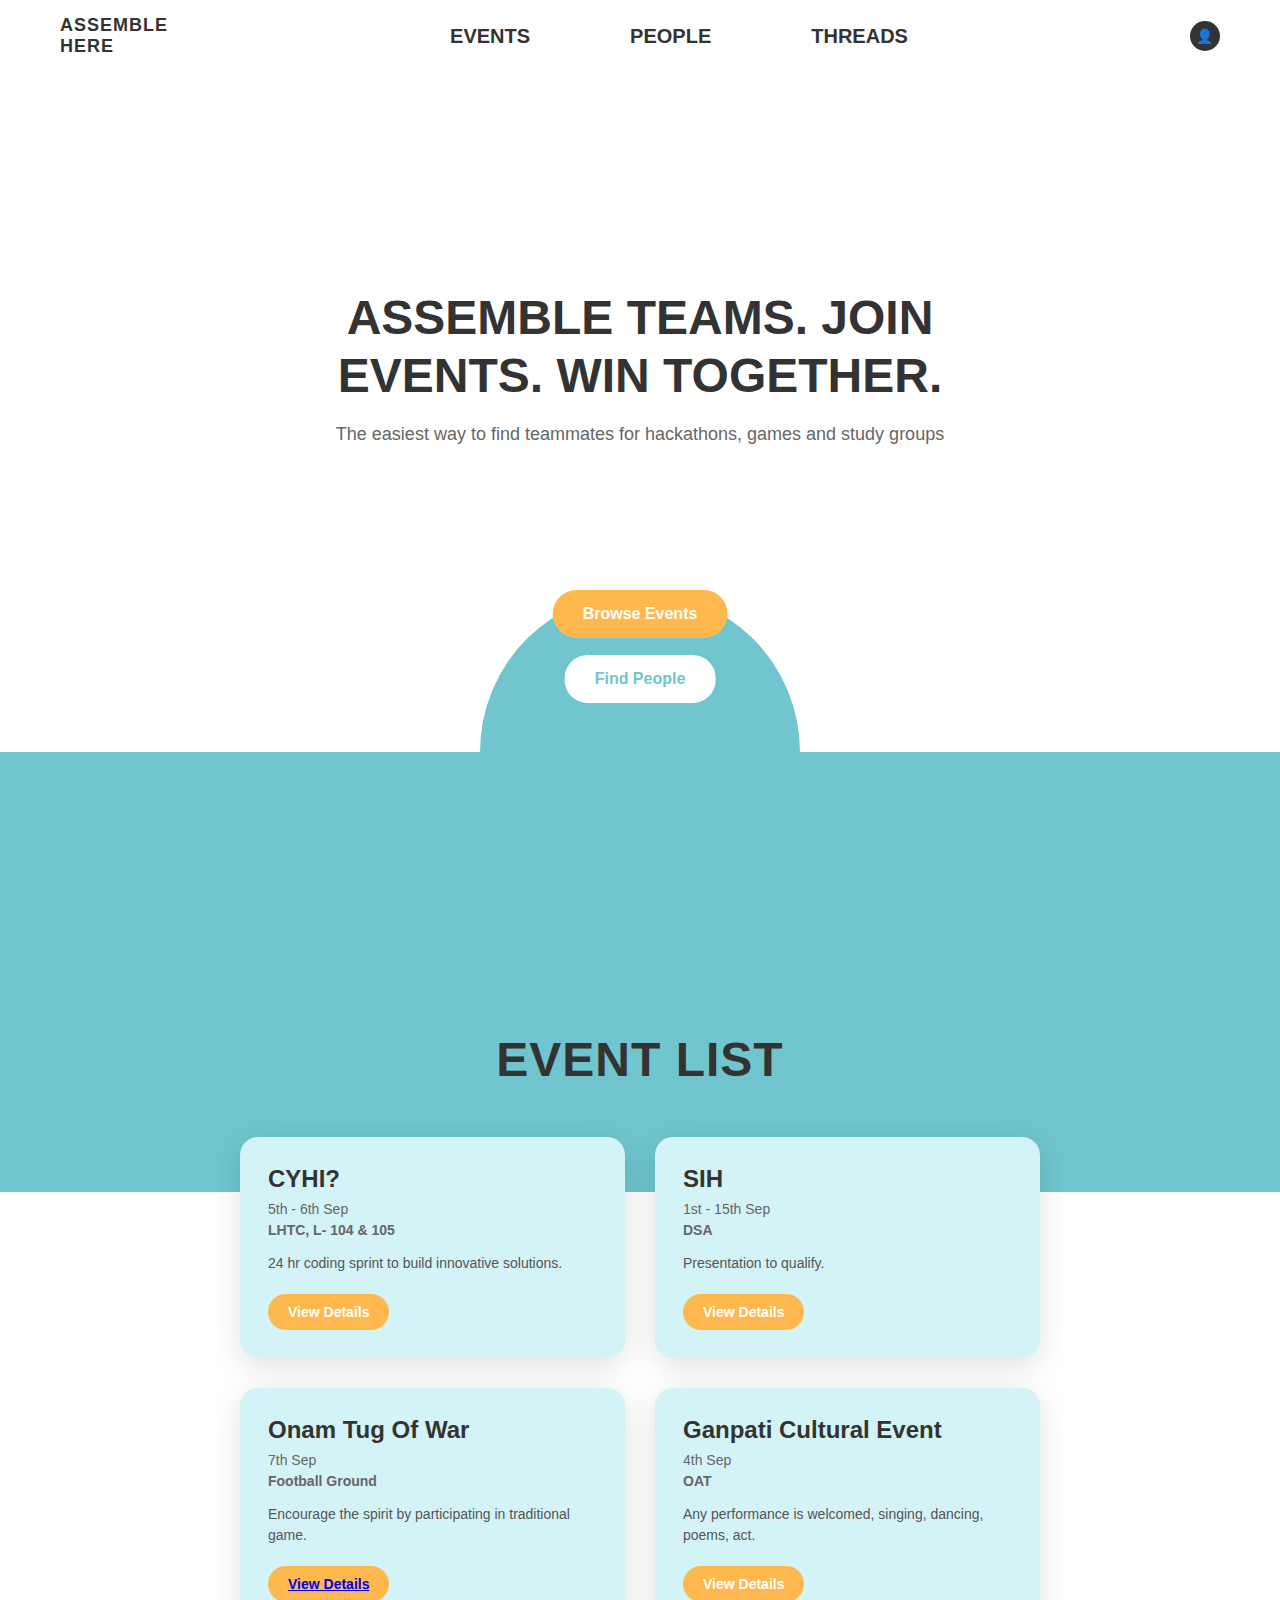
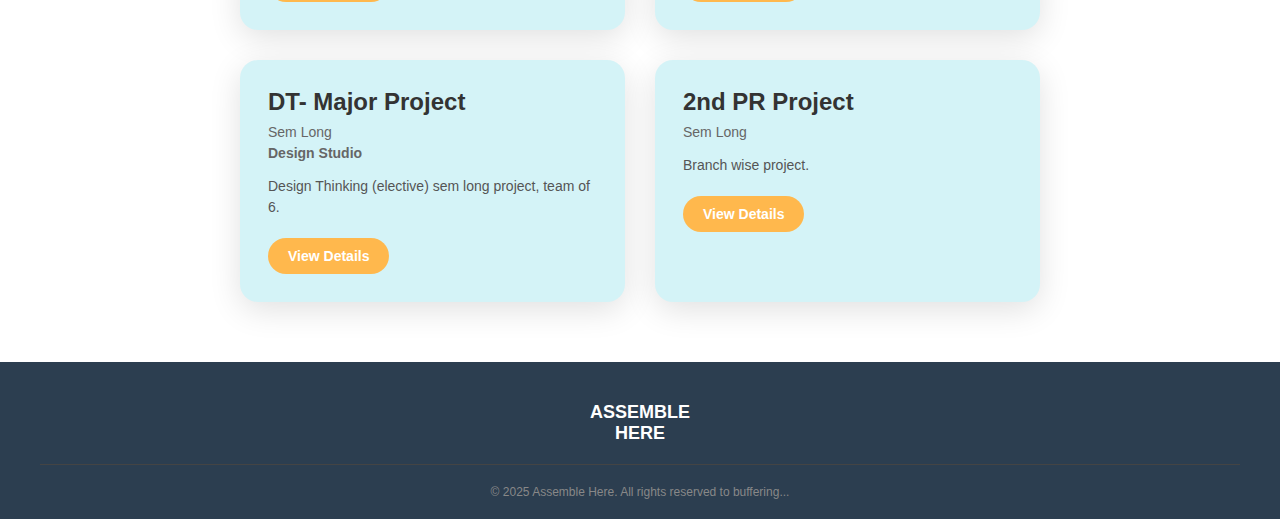
<file: Index.html>
<!DOCTYPE html>
<html lang="en">
<head>
    <meta charset="UTF-8">
    <meta name="viewport" content="width=device-width, initial-scale=1.0">
    <title>Assemble Here</title>
    <link rel="stylesheet" href="index.css">  
</head>
<body>
    <!-- Header -->
    <header class="header">
        <nav class="nav-container">
            <div class="logo">ASSEMBLE<br>HERE</div>
            <ul class="nav-links">
                <li><a href="#events">EVENTS</a></li>
                <li><a href="People.html">PEOPLE</a></li>
                <li><a href="Thread.html">THREADS</a></li>
            </ul>
            <div class="profile-icon">👤</div>
        </nav>
    </header>

    <!-- Hero Section -->
    <section class="hero">
        <div class="hero-bg"></div>
        <div class="hero-bottom-semicircle"></div>
        <div class="hero-content">
            <h1>ASSEMBLE TEAMS. JOIN EVENTS. WIN TOGETHER.</h1>
            <p>The easiest way to find teammates for hackathons, games and study groups</p>
            <div class="cta-buttons">
                <a href="#events" class="btn btn-primary">Browse Events</a>
                <a href="People.html" class="btn btn-secondary">Find People</a>
            </div>
        </div>
    </section>

    <!-- Events Section -->
    <section class="events-section" id="events">
        <div class="events-section-top-bar"></div>
        <div class="events-container">
            <h2 class="events-title">EVENT LIST</h2>
            <div class="events-grid">
                <div class="event-card">
                    <h3 class="event-title">CYHI?</h3>
                    <div class="event-date">5th - 6th Sep</div>
                    <div class="event-location">LHTC, L- 104 & 105</div>
                    <p class="event-description">24 hr coding sprint to build innovative solutions.</p>
                    <button class="view-details">View Details</button>
                </div>

                <div class="event-card">
                    <h3 class="event-title">SIH</h3>
                    <div class="event-date">1st - 15th Sep</div>
                    <div class="event-location">DSA</div>
                    <p class="event-description">Presentation to qualify.</p>
                    <button class="view-details">View Details</button>
                </div>

                <div class="event-card">
                    <h3 class="event-title">Onam Tug Of War</h3>
                    <div class="event-date">7th Sep</div>
                    <div class="event-location">Football Ground</div>
                    <p class="event-description">Encourage the spirit by participating in traditional game.</p>
                    <button class="view-details"><a href="OnamTugOfWar.html">View Details</a></button>
                </div>

                <div class="event-card">
                    <h3 class="event-title">Ganpati Cultural Event</h3>
                    <div class="event-date">4th Sep</div>
                    <div class="event-location">OAT</div>
                    <p class="event-description">Any performance is welcomed, singing, dancing, poems, act.</p>
                    <button class="view-details">View Details</button>
                </div>

                <div class="event-card">
                    <h3 class="event-title">DT- Major Project</h3>
                    <div class="event-date">Sem Long</div>
                    <div class="event-location">Design Studio</div>
                    <p class="event-description">Design Thinking (elective) sem long project, team of 6.</p>
                    <button class="view-details">View Details</button>
                </div>

                <div class="event-card">
                    <h3 class="event-title">2nd PR Project</h3>
                    <div class="event-date">Sem Long</div>
                    <div class="event-location"></div>
                    <p class="event-description">Branch wise project.</p>
                    <button class="view-details">View Details</button>
                </div>
            </div>
        </div>
    </section>

    <!-- Footer -->
    <footer class="footer">
        <div class="footer-content">
            <div class="footer-logo">ASSEMBLE<br>HERE</div>
            <div class="footer-copyright">
                © 2025 Assemble Here. All rights reserved to buffering...
            </div>
        </div>
    </footer>

    <script>
        // Smooth scrolling for navigation links is nice
        document.querySelectorAll('a[href^="#"]').forEach(anchor => {
            anchor.addEventListener('click', function (e) {
                e.preventDefault();
                const target = document.querySelector(this.getAttribute('href'));
                if (target) {
                    target.scrollIntoView({
                        behavior: 'smooth',
                        block: 'start'
                    });
                }
            });
        });

        // Add click handlers for view details buttons
        document.querySelectorAll('.view-details').forEach(button => {
            button.addEventListener('click', function() {
                const eventTitle = this.parentElement.querySelector('.event-title').textContent;
                alert(`View details for: ${eventTitle}`);
            });
        });
    </script>
</body>
</html>
</file>
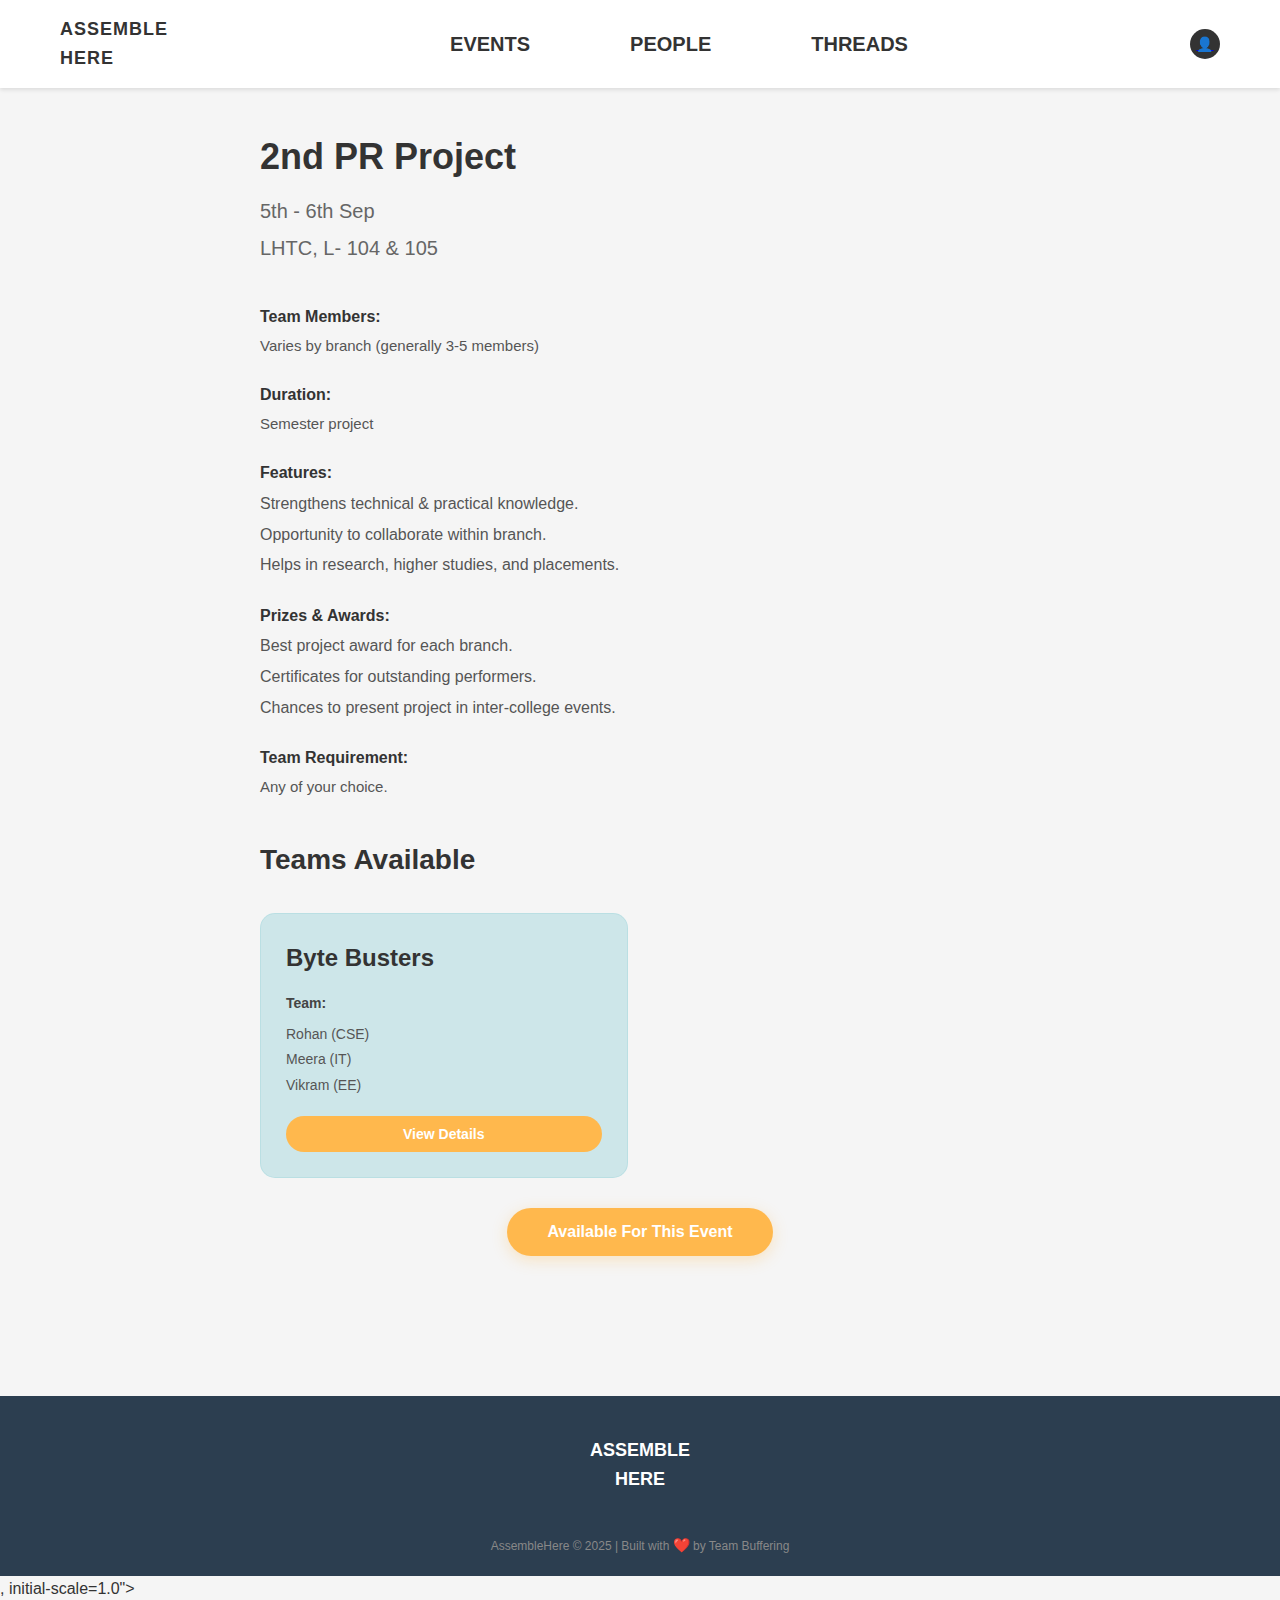
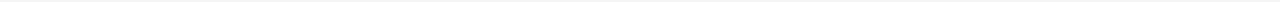
<file: 2ndYrPR.html>
<!DOCTYPE html>
<html lang="en">
<head>
    <meta charset="UTF-8">
    <meta name="viewport" content="width=<!DOCTYPE html>
<html lang="en">
<head>
    <meta charset="UTF-8">
    <meta name="viewport" content="width=device-width, initial-scale=1.0">
    <title>2nd PR Project - Assemble Here</title>
    <style>
        * {
            margin: 0;
            padding: 0;
            box-sizing: border-box;
        }

        body {
            font-family: 'Arial', sans-serif;
            background-color: #f5f5f5;
            color: #333;
            line-height: 1.6;
        }

        /* Header */
             .header {
            background-color: white;
            padding: 15px 0;
            box-shadow: 0 2px 4px rgba(0,0,0,0.1);
        }

        .nav-container {
            max-width: 1200px;
            margin: 0 auto;
            display: flex;
            justify-content: space-between; /* Separate logo, links, and profile icon */
            align-items: center;
            padding: 0 20px;
            gap: 0; /* Remove extra gap between main nav items */
        }

        .logo {
            font-weight: 900;
            font-size: 18px;
            color: #333;
            letter-spacing: 1px;
        }

        .nav-links {
            display: flex;
            gap: 100px; /* Keep large gap between links */
            list-style: none;
            justify-content: center; /* Center links horizontally */
            align-items: center;
        }

        .nav-links a {
            text-decoration: none;
            color: #333;
            font-weight: 700; /* Increased for bolder text */
            font-size: 20px; /* Increased for larger text */
            transition: color 0.3s;
        }

        .nav-links a:hover {
            color: #70C5CE;
        }

        .profile-icon {
            width: 30px;
            height: 30px;
            background-color: #333;
            border-radius: 50%;
            display: flex;
            align-items: center;
            justify-content: center;
            color: white;
            font-size: 14px;
        }

        /* Main Content */
        .main-content {
            max-width: 800px;
            margin: 0 auto;
            padding: 40px 20px;
        }

        /* Event Header */
        .event-header {
            margin-bottom: 40px;
        }

        .event-title {
            font-size: 36px;
            font-weight: bold;
            color: #333;
            margin-bottom: 10px;
        }

        .event-date {
            font-size: 20px;
            color: #666;
            margin-bottom: 5px;
        }

        .event-location {
            font-size: 20px;
            color: #666;
            margin-bottom: 30px;
        }

        /* Event Info */
        .event-info {
            margin-bottom: 40px;
        }

        .info-section {
            margin-bottom: 25px;
        }

        .info-label {
            font-weight: bold;
            color: #333;
            margin-bottom: 5px;
            font-size: 16px;
        }

        .info-content {
            color: #555;
            font-size: 15px;
            line-height: 1.5;
        }

        .info-list {
            list-style: none;
            padding-left: 0;
        }

        .info-list li {
            margin-bottom: 5px;
            color: #555;
        }

        /* Teams Section */
        .teams-section {
            margin-bottom: 40px;
        }

        .section-title {
            font-size: 28px;
            font-weight: bold;
            color: #333;
            margin-bottom: 30px;
        }

        .teams-grid {
            display: grid;
            grid-template-columns: repeat(auto-fit, minmax(280px, 1fr));
            gap: 25px;
            margin-bottom: 30px;
        }

        .team-card {
            background-color: rgba(112, 197, 206, 0.3);
            border-radius: 15px;
            padding: 25px;
            border: 1px solid rgba(112, 197, 206, 0.2);
            transition: transform 0.3s, box-shadow 0.3s;
        }

        .team-card:hover {
            transform: translateY(-3px);
            box-shadow: 0 8px 20px rgba(0,0,0,0.1);
        }

        .team-name {
            font-size: 24px;
            font-weight: bold;
            color: #333;
            margin-bottom: 15px;
        }

        .team-label {
            font-weight: 600;
            color: #444;
            margin-bottom: 8px;
            font-size: 14px;
        }

        .team-members {
            margin-bottom: 20px;
        }

        .member-list {
            list-style: none;
            padding: 0;
        }

        .member-list li {
            color: #555;
            font-size: 14px;
            margin-bottom: 3px;
        }

        .join-team-btn {
            background-color: #FFB84D;
            color: white;
            border: none;
            padding: 10px 20px;
            border-radius: 20px;
            font-size: 14px;
            font-weight: 600;
            cursor: pointer;
            width: 100%;
            transition: all 0.3s;
        }

        .join-team-btn:hover {
            background-color: #e6a043;
            transform: translateY(-1px);
        }

        .join-team-btn.requested {
            background-color: #27ae60;
        }

        /* Available Button */
        .available-btn {
            background-color: #FFB84D;
            color: white;
            border: none;
            padding: 15px 40px;
            border-radius: 30px;
            font-size: 16px;
            font-weight: 600;
            cursor: pointer;
            display: block;
            margin: 0 auto;
            transition: all 0.3s;
            box-shadow: 0 4px 15px rgba(255, 184, 77, 0.3);
        }

        .available-btn:hover {
            background-color: #e6a043;
            transform: translateY(-2px);
            box-shadow: 0 6px 20px rgba(255, 184, 77, 0.4);
        }

        .available-btn.active {
            background-color: #27ae60;
            box-shadow: 0 4px 15px rgba(39, 174, 96, 0.3);
        }

        /* Footer */
        .footer {
            background-color: #2c3e50;
            color: white;
            padding: 40px 20px 20px;
            margin-top: 60px;
        }

        .footer-content {
            max-width: 1200px;
            margin: 0 auto;
            text-align: center;
        }

        .footer-logo {
            font-size: 18px;
            font-weight: bold;
            margin-bottom: 40px;
        }

        .footer-bottom {
            font-size: 12px;
            color: #888;
        }

        .footer-bottom .heart {
            color: #e74c3c;
            font-size: 14px;
        }

        /* Modal */
        .modal {
            display: none;
            position: fixed;
            z-index: 1000;
            left: 0;
            top: 0;
            width: 100%;
            height: 100%;
            background-color: rgba(0,0,0,0.5);
        }

        .modal-content {
            background-color: white;
            margin: 15% auto;
            padding: 30px;
            border-radius: 15px;
            width: 90%;
            max-width: 500px;
            text-align: center;
        }

        .modal h3 {
            margin-bottom: 15px;
            color: #333;
        }

        .modal p {
            margin-bottom: 20px;
            color: #666;
        }

        .modal-buttons {
            display: flex;
            gap: 15px;
            justify-content: center;
        }

        .modal-btn {
            padding: 10px 25px;
            border: none;
            border-radius: 20px;
            font-weight: 600;
            cursor: pointer;
            transition: all 0.3s;
        }

        .modal-btn.confirm {
            background-color: #27ae60;
            color: white;
        }

        .modal-btn.cancel {
            background-color: #e74c3c;
            color: white;
        }

        .close {
            color: #aaa;
            float: right;
            font-size: 28px;
            font-weight: bold;
            cursor: pointer;
            line-height: 1;
            margin-top: -10px;
        }

        .close:hover {
            color: #333;
        }

        /* Success Message */
        .success-message {
            background-color: #27ae60;
            color: white;
            padding: 15px;
            border-radius: 8px;
            margin-bottom: 20px;
            text-align: center;
            display: none;
            animation: slideDown 0.3s ease;
        }

        @keyframes slideDown {
            from {
                opacity: 0;
                transform: translateY(-10px);
            }
            to {
                opacity: 1;
                transform: translateY(0);
            }
        }

        /* Responsive Design */
        @media (max-width: 768px) {
            .nav-links {
                display: none;
            }

            .main-content {
                padding: 30px 15px;
            }

            .event-title {
                font-size: 28px;
            }

            .event-date,
            .event-location {
                font-size: 18px;
            }

            .teams-grid {
                grid-template-columns: 1fr;
            }

            .modal-content {
                margin: 30% auto;
                padding: 20px;
            }
        }
    </style>
</head>
<body>
    <!-- Header -->
    <header class="header">
        <nav class="nav-container">
            <div class="logo">ASSEMBLE<br>HERE</div>
            <ul class="nav-links">
                <li><a href="index.html" class="active">EVENTS</a></li>
                <li><a href="people.html">PEOPLE</a></li>
                <li><a href="threads.html">THREADS</a></li>
            </ul>
           <div class="profile-icon"><a href="Profile.html">👤</a></div>
        </nav>
    </header>

    <!-- Success Message -->
    <div class="success-message" id="successMessage"></div>

    <!-- Main Content -->
    <main class="main-content">
        <!-- Event Header -->
        <section class="event-header">
            <h1 class="event-title">2nd PR Project</h1>
            <div class="event-date">5th - 6th Sep</div>
            <div class="event-location">LHTC, L- 104 & 105</div>
        </section>

        <!-- Event Info -->
        <section class="event-info">
            <div class="info-section">
                <div class="info-label">Team Members:</div>
                <div class="info-content">Varies by branch (generally 3-5 members)</div>
            </div>
            <div class="info-section">
                <div class="info-label">Duration:</div>
                <div class="info-content">Semester project</div>
            </div>
            <div class="info-section">
                <div class="info-label">Features:</div>
                <ul class="info-list">
                    <li>Strengthens technical & practical knowledge.</li>
                    <li>Opportunity to collaborate within branch.</li>
                    <li>Helps in research, higher studies, and placements.</li>
                </ul>
            </div>
            <div class="info-section">
                <div class="info-label">Prizes & Awards:</div>
                <ul class="info-list">
                    <li>Best project award for each branch.</li>
                    <li>Certificates for outstanding performers.</li>
                    <li>Chances to present project in inter-college events.</li>
                </ul>
            </div>
            <div class="info-section">
                <div class="info-label">Team Requirement:</div>
                <div class="info-content">Any of your choice.</div>
            </div>
        </section>

        <!-- Teams Section -->
        <section class="teams-section">
            <h2 class="section-title">Teams Available</h2>
            <div class="teams-grid">
                <div class="team-card">
                    <div class="team-name">Byte Busters</div>
                    <div class="team-members">
                        <div class="team-label">Team:</div>
                        <ul class="member-list">
                            <li>Rohan (CSE)</li>
                            <li>Meera (IT)</li>
                            <li>Vikram (EE)</li>
                        </ul>
                    </div>
                    <button class="join-team-btn" data-team="Byte Busters">View Details</button>
                </div>
                
                <div class="team-card">
                    <div class="team-name">HackMasters</div>
                    <div class="team-members">
                        <div class="team-label">Team:</div>
                        <ul class="member-list">
                            <li>Rohan (CSE)</li>
                            <li>Meera (IT)</li>
                            <li>Vikram (EE)</li>
                        </ul>
                    </div>
                    <button class="join-team-btn" data-team="HackMasters">View Details</button>
                </div>
            </div>
            <button class="available-btn" id="availableBtn">Available For This Event</button>
        </section>
    </main>

    <!-- Join Team Modal -->
    <div id="joinModal" class="modal">
        <div class="modal-content">
            <span class="close">&times;</span>
            <h3>Join Team Request</h3>
            <p id="modalMessage"></p>
            <div class="modal-buttons">
                <button class="modal-btn confirm" id="confirmJoin">Send Request</button>
                <button class="modal-btn cancel" id="cancelJoin">Cancel</button>
            </div>
        </div>
    </div>

    <!-- Footer -->
    <footer class="footer">
        <div class="footer-content">
            <div class="footer-logo">ASSEMBLE<br>HERE</div>
            <div class="footer-bottom">
                AssembleHere © 2025 | Built with <span class="heart">❤️</span> by Team Buffering
            </div>
        </div>
    </footer>

    <script>
        // Modal functionality
        const modal = document.getElementById('joinModal');
        const closeBtn = document.querySelector('.close');
        const confirmBtn = document.getElementById('confirmJoin');
        const cancelBtn = document.getElementById('cancelJoin');
        let selectedTeam = '';

        // Join team buttons
        document.addEventListener('click', function(e) {
            if (e.target.classList.contains('join-team-btn') && e.target.textContent === 'View Details') {
                selectedTeam = e.target.getAttribute('data-team');
                document.getElementById('modalMessage').textContent = 
                    `Do you want to send a join request to ${selectedTeam}?`;
                modal.style.display = 'block';
            }
        });

        // Close modal
        closeBtn.onclick = function() {
            modal.style.display = 'none';
        }

        cancelBtn.onclick = function() {
            modal.style.display = 'none';
        }

        window.onclick = function(event) {
            if (event.target === modal) {
                modal.style.display = 'none';
            }
        }

        // Confirm join
        confirmBtn.onclick = function() {
            modal.style.display = 'none';
            showSuccessMessage(`Join request sent to ${selectedTeam}!`);
            
            // Update button
            const buttons = document.querySelectorAll(`[data-team="${selectedTeam}"]`);
            buttons.forEach(btn => {
                btn.textContent = 'Request Sent';
                btn.classList.add('requested');
                btn.disabled = true;
            });
        }

        // Available button functionality
        document.getElementById('availableBtn').addEventListener('click', function() {
            if (this.textContent === 'Available For This Event') {
                this.textContent = 'You are Available';
                this.classList.add('active');
                showSuccessMessage('You are now available for this event! Others can see you in the People section.');
            } else {
                this.textContent = 'Available For This Event';
                this.classList.remove('active');
                showSuccessMessage('You are no longer available for this event.');
            }
        });

        // Success message function
        function showSuccessMessage(message) {
            const successMsg = document.getElementById('successMessage');
            successMsg.textContent = message;
            successMsg.style.display = 'block';
            
            setTimeout(() => {
                successMsg.style.display = 'none';
            }, 4000);
        }

        // Add entrance animations
        window.addEventListener('load', function() {
            const cards = document.querySelectorAll('.team-card');
            cards.forEach((card, index) => {
                card.style.opacity = '0';
                card.style.transform = 'translateY(20px)';
                
                setTimeout(() => {
                    card.style.transition = 'opacity 0.6s, transform 0.6s';
                    card.style.opacity = '1';
                    card.style.transform = 'translateY(0)';
                }, index * 200 + 500);
            });
        });
    </script>
</body>
</html>, initial-scale=1.0">
    <title>Document</title>
</head>
<body>
    
</body>
</html>
</file>
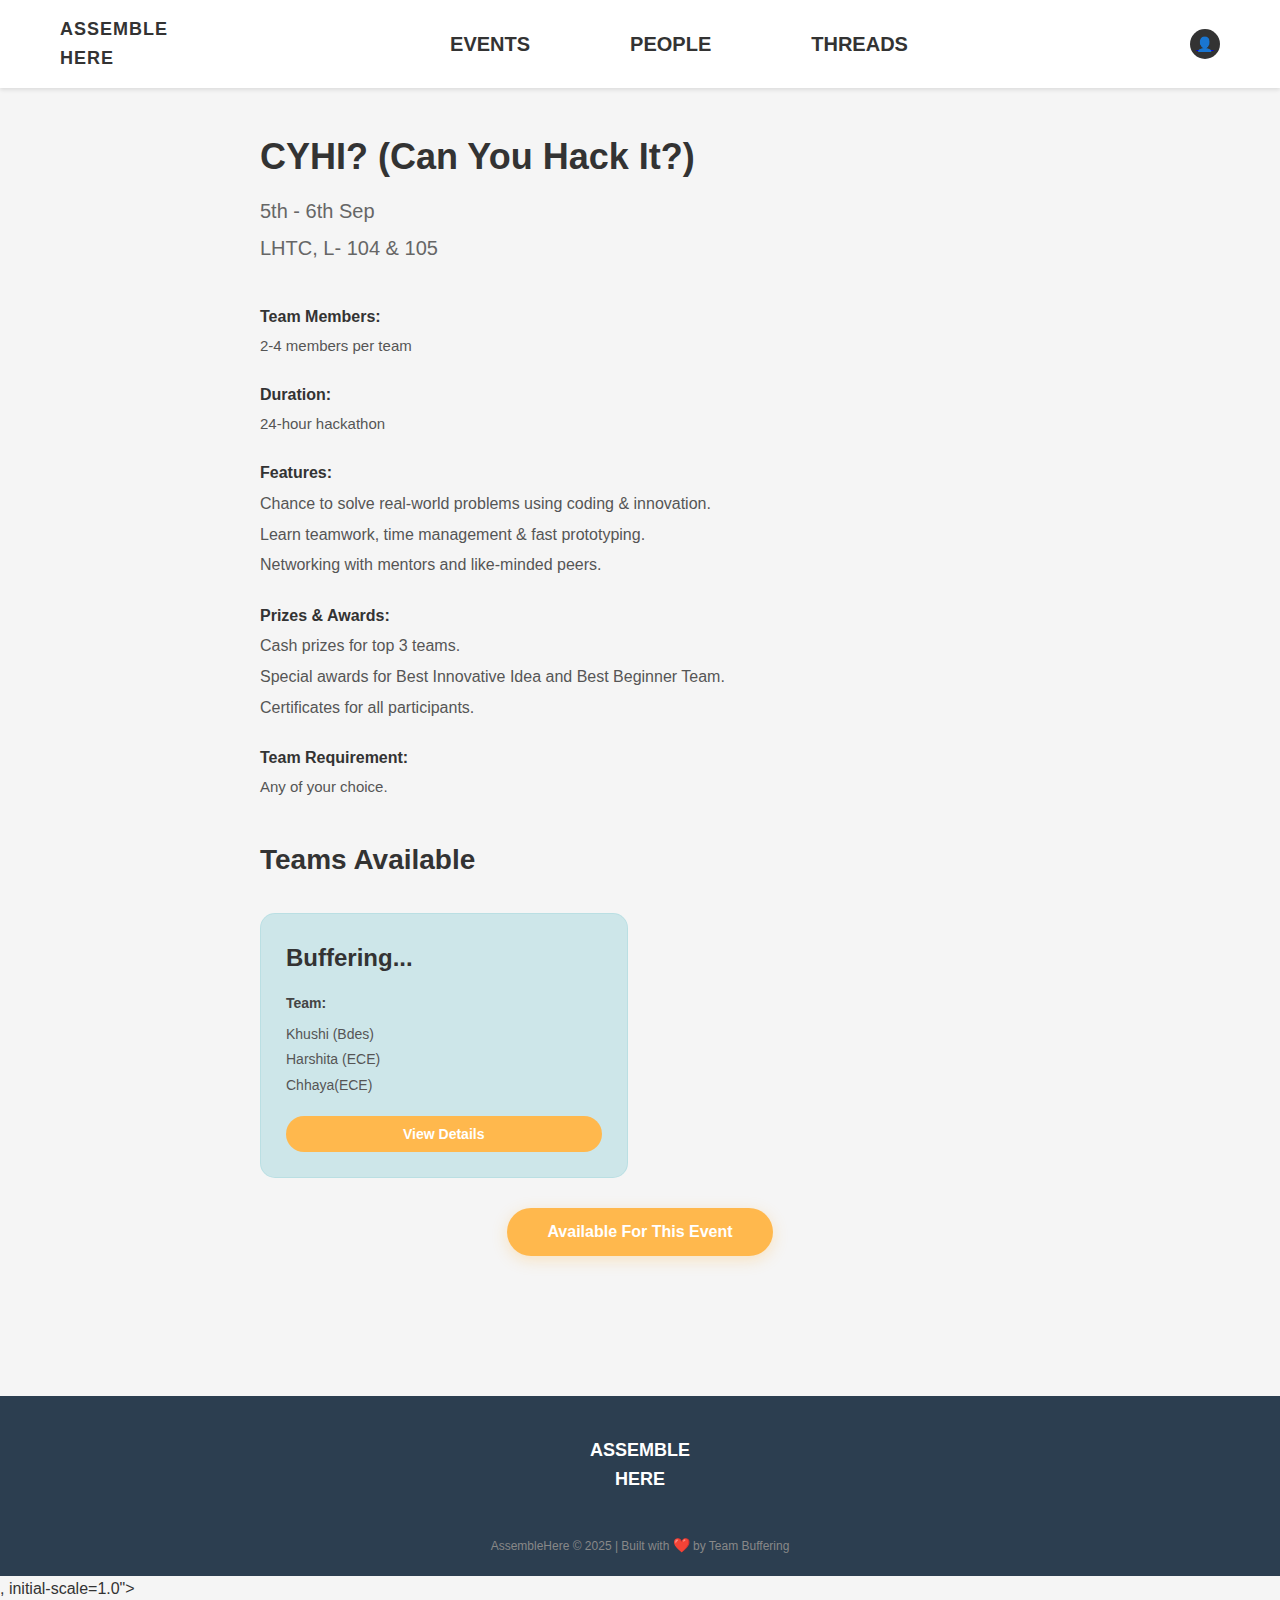
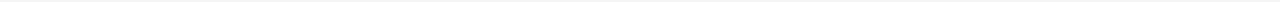
<file: CYHI.html>
<!DOCTYPE html>
<html lang="en">
<head>
    <meta charset="UTF-8">
    <meta name="viewport" content="width=<!DOCTYPE html>
<html lang="en">
<head>
    <meta charset="UTF-8">
    <meta name="viewport" content="width=device-width, initial-scale=1.0">
    <title>CYHI? (Can You Hack It?) - Assemble Here</title>
    <style>
        * {
            margin: 0;
            padding: 0;
            box-sizing: border-box;
        }

        body {
            font-family: 'Arial', sans-serif;
            background-color: #f5f5f5;
            color: #333;
            line-height: 1.6;
        }

        /* Header */
        .header {
            background-color: white;
            padding: 15px 0;
            box-shadow: 0 2px 4px rgba(0,0,0,0.1);
        }

        .nav-container {
            max-width: 1200px;
            margin: 0 auto;
            display: flex;
            justify-content: space-between; /* Separate logo, links, and profile icon */
            align-items: center;
            padding: 0 20px;
            gap: 0; /* Remove extra gap between main nav items */
        }

        .logo {
            font-weight: 900;
            font-size: 18px;
            color: #333;
            letter-spacing: 1px;
        }

        .nav-links {
            display: flex;
            gap: 100px; /* Keep large gap between links */
            list-style: none;
            justify-content: center; /* Center links horizontally */
            align-items: center;
        }

        .nav-links a {
            text-decoration: none;
            color: #333;
            font-weight: 700; /* Increased for bolder text */
            font-size: 20px; /* Increased for larger text */
            transition: color 0.3s;
        }

        .nav-links a:hover {
            color: #70C5CE;
        }


        .profile-icon {
            width: 30px;
            height: 30px;
            background-color: #333;
            border-radius: 50%;
            display: flex;
            align-items: center;
            justify-content: center;
            color: white;
            font-size: 14px;
        }

        /* Main Content */
        .main-content {
            max-width: 800px;
            margin: 0 auto;
            padding: 40px 20px;
        }

        /* Event Header */
        .event-header {
            margin-bottom: 40px;
        }

        .event-title {
            font-size: 36px;
            font-weight: bold;
            color: #333;
            margin-bottom: 10px;
        }

        .event-date {
            font-size: 20px;
            color: #666;
            margin-bottom: 5px;
        }

        .event-location {
            font-size: 20px;
            color: #666;
            margin-bottom: 30px;
        }

        /* Event Info */
        .event-info {
            margin-bottom: 40px;
        }

        .info-section {
            margin-bottom: 25px;
        }

        .info-label {
            font-weight: bold;
            color: #333;
            margin-bottom: 5px;
            font-size: 16px;
        }

        .info-content {
            color: #555;
            font-size: 15px;
            line-height: 1.5;
        }

        .info-list {
            list-style: none;
            padding-left: 0;
        }

        .info-list li {
            margin-bottom: 5px;
            color: #555;
        }

        /* Teams Section */
        .teams-section {
            margin-bottom: 40px;
        }

        .section-title {
            font-size: 28px;
            font-weight: bold;
            color: #333;
            margin-bottom: 30px;
        }

        .teams-grid {
            display: grid;
            grid-template-columns: repeat(auto-fit, minmax(280px, 1fr));
            gap: 25px;
            margin-bottom: 30px;
        }

        .team-card {
            background-color: rgba(112, 197, 206, 0.3);
            border-radius: 15px;
            padding: 25px;
            border: 1px solid rgba(112, 197, 206, 0.2);
            transition: transform 0.3s, box-shadow 0.3s;
        }

        .team-card:hover {
            transform: translateY(-3px);
            box-shadow: 0 8px 20px rgba(0,0,0,0.1);
        }

        .team-name {
            font-size: 24px;
            font-weight: bold;
            color: #333;
            margin-bottom: 15px;
        }

        .team-label {
            font-weight: 600;
            color: #444;
            margin-bottom: 8px;
            font-size: 14px;
        }

        .team-members {
            margin-bottom: 20px;
        }

        .member-list {
            list-style: none;
            padding: 0;
        }

        .member-list li {
            color: #555;
            font-size: 14px;
            margin-bottom: 3px;
        }

        .join-team-btn {
            background-color: #FFB84D;
            color: white;
            border: none;
            padding: 10px 20px;
            border-radius: 20px;
            font-size: 14px;
            font-weight: 600;
            cursor: pointer;
            width: 100%;
            transition: all 0.3s;
        }

        .join-team-btn:hover {
            background-color: #e6a043;
            transform: translateY(-1px);
        }

        .join-team-btn.requested {
            background-color: #27ae60;
        }

        /* Available Button */
        .available-btn {
            background-color: #FFB84D;
            color: white;
            border: none;
            padding: 15px 40px;
            border-radius: 30px;
            font-size: 16px;
            font-weight: 600;
            cursor: pointer;
            display: block;
            margin: 0 auto;
            transition: all 0.3s;
            box-shadow: 0 4px 15px rgba(255, 184, 77, 0.3);
        }

        .available-btn:hover {
            background-color: #e6a043;
            transform: translateY(-2px);
            box-shadow: 0 6px 20px rgba(255, 184, 77, 0.4);
        }

        .available-btn.active {
            background-color: #27ae60;
            box-shadow: 0 4px 15px rgba(39, 174, 96, 0.3);
        }

        /* Footer */
        .footer {
            background-color: #2c3e50;
            color: white;
            padding: 40px 20px 20px;
            margin-top: 60px;
        }

        .footer-content {
            max-width: 1200px;
            margin: 0 auto;
            text-align: center;
        }

        .footer-logo {
            font-size: 18px;
            font-weight: bold;
            margin-bottom: 40px;
        }

        .footer-bottom {
            font-size: 12px;
            color: #888;
        }

        .footer-bottom .heart {
            color: #e74c3c;
            font-size: 14px;
        }

        /* Modal */
        .modal {
            display: none;
            position: fixed;
            z-index: 1000;
            left: 0;
            top: 0;
            width: 100%;
            height: 100%;
            background-color: rgba(0,0,0,0.5);
        }

        .modal-content {
            background-color: white;
            margin: 15% auto;
            padding: 30px;
            border-radius: 15px;
            width: 90%;
            max-width: 500px;
            text-align: center;
        }

        .modal h3 {
            margin-bottom: 15px;
            color: #333;
        }

        .modal p {
            margin-bottom: 20px;
            color: #666;
        }

        .modal-buttons {
            display: flex;
            gap: 15px;
            justify-content: center;
        }

        .modal-btn {
            padding: 10px 25px;
            border: none;
            border-radius: 20px;
            font-weight: 600;
            cursor: pointer;
            transition: all 0.3s;
        }

        .modal-btn.confirm {
            background-color: #27ae60;
            color: white;
        }

        .modal-btn.cancel {
            background-color: #e74c3c;
            color: white;
        }

        .close {
            color: #aaa;
            float: right;
            font-size: 28px;
            font-weight: bold;
            cursor: pointer;
            line-height: 1;
            margin-top: -10px;
        }

        .close:hover {
            color: #333;
        }

        /* Success Message */
        .success-message {
            background-color: #27ae60;
            color: white;
            padding: 15px;
            border-radius: 8px;
            margin-bottom: 20px;
            text-align: center;
            display: none;
            animation: slideDown 0.3s ease;
        }

        @keyframes slideDown {
            from {
                opacity: 0;
                transform: translateY(-10px);
            }
            to {
                opacity: 1;
                transform: translateY(0);
            }
        }

        /* Responsive Design */
        @media (max-width: 768px) {
            .nav-links {
                display: none;
            }

            .main-content {
                padding: 30px 15px;
            }

            .event-title {
                font-size: 28px;
            }

            .event-date,
            .event-location {
                font-size: 18px;
            }

            .teams-grid {
                grid-template-columns: 1fr;
            }

            .modal-content {
                margin: 30% auto;
                padding: 20px;
            }
        }
    </style>
</head>
<body>
    <!-- Header -->
    <header class="header">
        <nav class="nav-container">
            <div class="logo">ASSEMBLE<br>HERE</div>
            <ul class="nav-links">
                <li><a href="index.html" class="active">EVENTS</a></li>
                <li><a href="people.html">PEOPLE</a></li>
                <li><a href="threads.html">THREADS</a></li>
            </ul>
          <div class="profile-icon"><a href="Profile.html">👤</a></div>
        </nav>
    </header>

    <!-- Success Message -->
    <div class="success-message" id="successMessage"></div>

    <!-- Main Content -->
    <main class="main-content">
        <!-- Event Header -->
        <section class="event-header">
            <h1 class="event-title">CYHI? (Can You Hack It?)</h1>
            <div class="event-date">5th - 6th Sep</div>
            <div class="event-location">LHTC, L- 104 & 105</div>
        </section>

        <!-- Event Info -->
        <section class="event-info">
            <div class="info-section">
                <div class="info-label">Team Members:</div>
                <div class="info-content">2-4 members per team</div>
            </div>
            <div class="info-section">
                <div class="info-label">Duration:</div>
                <div class="info-content">24-hour hackathon</div>
            </div>
            <div class="info-section">
                <div class="info-label">Features:</div>
                <ul class="info-list">
                    <li>Chance to solve real-world problems using coding & innovation.</li>
                    <li>Learn teamwork, time management & fast prototyping.</li>
                    <li>Networking with mentors and like-minded peers.</li>
                </ul>
            </div>
            <div class="info-section">
                <div class="info-label">Prizes & Awards:</div>
                <ul class="info-list">
                    <li>Cash prizes for top 3 teams.</li>
                    <li>Special awards for Best Innovative Idea and Best Beginner Team.</li>
                    <li>Certificates for all participants.</li>
                </ul>
            </div>
            <div class="info-section">
                <div class="info-label">Team Requirement:</div>
                <div class="info-content">Any of your choice.</div>
            </div>
        </section>

        <!-- Teams Section -->
        <section class="teams-section">
            <h2 class="section-title">Teams Available</h2>
            <div class="teams-grid">
                <div class="team-card">
                    <div class="team-name">Buffering...</div>
                    <div class="team-members">
                        <div class="team-label">Team:</div>
                        <ul class="member-list">
                            <li>Khushi (Bdes)</li>
                            <li>Harshita (ECE)</li>
                            <li>Chhaya(ECE)</li>
                        </ul>
                    </div>
                    <button class="join-team-btn" data-team="Buffering...">View Details</button>
                </div>
                
                <div class="team-card">
                    <div class="team-name">404 Error!</div>
                    <div class="team-members">
                        <div class="team-label">Team:</div>
                        <ul class="member-list">
                            <li>Krishna (cse)</li>
                            <li>Aarti (Bdes)</li>
                            <li>Lucky(Mech)</li>
                        </ul>
                    </div>
                    <button class="join-team-btn" data-team="404 Error!">View Details</button>
                </div>
            </div>
            <button class="available-btn" id="availableBtn">Available For This Event</button>
        </section>
    </main>

    <!-- Join Team Modal -->
    <div id="joinModal" class="modal">
        <div class="modal-content">
            <span class="close">&times;</span>
            <h3>Join Team Request</h3>
            <p id="modalMessage"></p>
            <div class="modal-buttons">
                <button class="modal-btn confirm" id="confirmJoin">Send Request</button>
                <button class="modal-btn cancel" id="cancelJoin">Cancel</button>
            </div>
        </div>
    </div>

    <!-- Footer -->
    <footer class="footer">
        <div class="footer-content">
            <div class="footer-logo">ASSEMBLE<br>HERE</div>
            <div class="footer-bottom">
                AssembleHere © 2025 | Built with <span class="heart">❤️</span> by Team Buffering
            </div>
        </div>
    </footer>

    <script>
        // Modal functionality
        const modal = document.getElementById('joinModal');
        const closeBtn = document.querySelector('.close');
        const confirmBtn = document.getElementById('confirmJoin');
        const cancelBtn = document.getElementById('cancelJoin');
        let selectedTeam = '';

        // Join team buttons
        document.addEventListener('click', function(e) {
            if (e.target.classList.contains('join-team-btn') && e.target.textContent === 'View Details') {
                selectedTeam = e.target.getAttribute('data-team');
                document.getElementById('modalMessage').textContent = 
                    `Do you want to send a join request to ${selectedTeam}?`;
                modal.style.display = 'block';
            }
        });

        // Close modal
        closeBtn.onclick = function() {
            modal.style.display = 'none';
        }

        cancelBtn.onclick = function() {
            modal.style.display = 'none';
        }

        window.onclick = function(event) {
            if (event.target === modal) {
                modal.style.display = 'none';
            }
        }

        // Confirm join
        confirmBtn.onclick = function() {
            modal.style.display = 'none';
            showSuccessMessage(`Join request sent to ${selectedTeam}!`);
            
            // Update button
            const buttons = document.querySelectorAll(`[data-team="${selectedTeam}"]`);
            buttons.forEach(btn => {
                btn.textContent = 'Request Sent';
                btn.classList.add('requested');
                btn.disabled = true;
            });
        }

        // Available button functionality
        document.getElementById('availableBtn').addEventListener('click', function() {
            if (this.textContent === 'Available For This Event') {
                this.textContent = 'You are Available';
                this.classList.add('active');
                showSuccessMessage('You are now available for this event! Others can see you in the People section.');
            } else {
                this.textContent = 'Available For This Event';
                this.classList.remove('active');
                showSuccessMessage('You are no longer available for this event.');
            }
        });

        // Success message function
        function showSuccessMessage(message) {
            const successMsg = document.getElementById('successMessage');
            successMsg.textContent = message;
            successMsg.style.display = 'block';
            
            setTimeout(() => {
                successMsg.style.display = 'none';
            }, 4000);
        }

        // Add entrance animations
        window.addEventListener('load', function() {
            const cards = document.querySelectorAll('.team-card');
            cards.forEach((card, index) => {
                card.style.opacity = '0';
                card.style.transform = 'translateY(20px)';
                
                setTimeout(() => {
                    card.style.transition = 'opacity 0.6s, transform 0.6s';
                    card.style.opacity = '1';
                    card.style.transform = 'translateY(0)';
                }, index * 200 + 500);
            });
        });
    </script>
</body>
</html>, initial-scale=1.0">
    <title>Document</title>
</head>
<body>
    
</body>
</html>
</file>
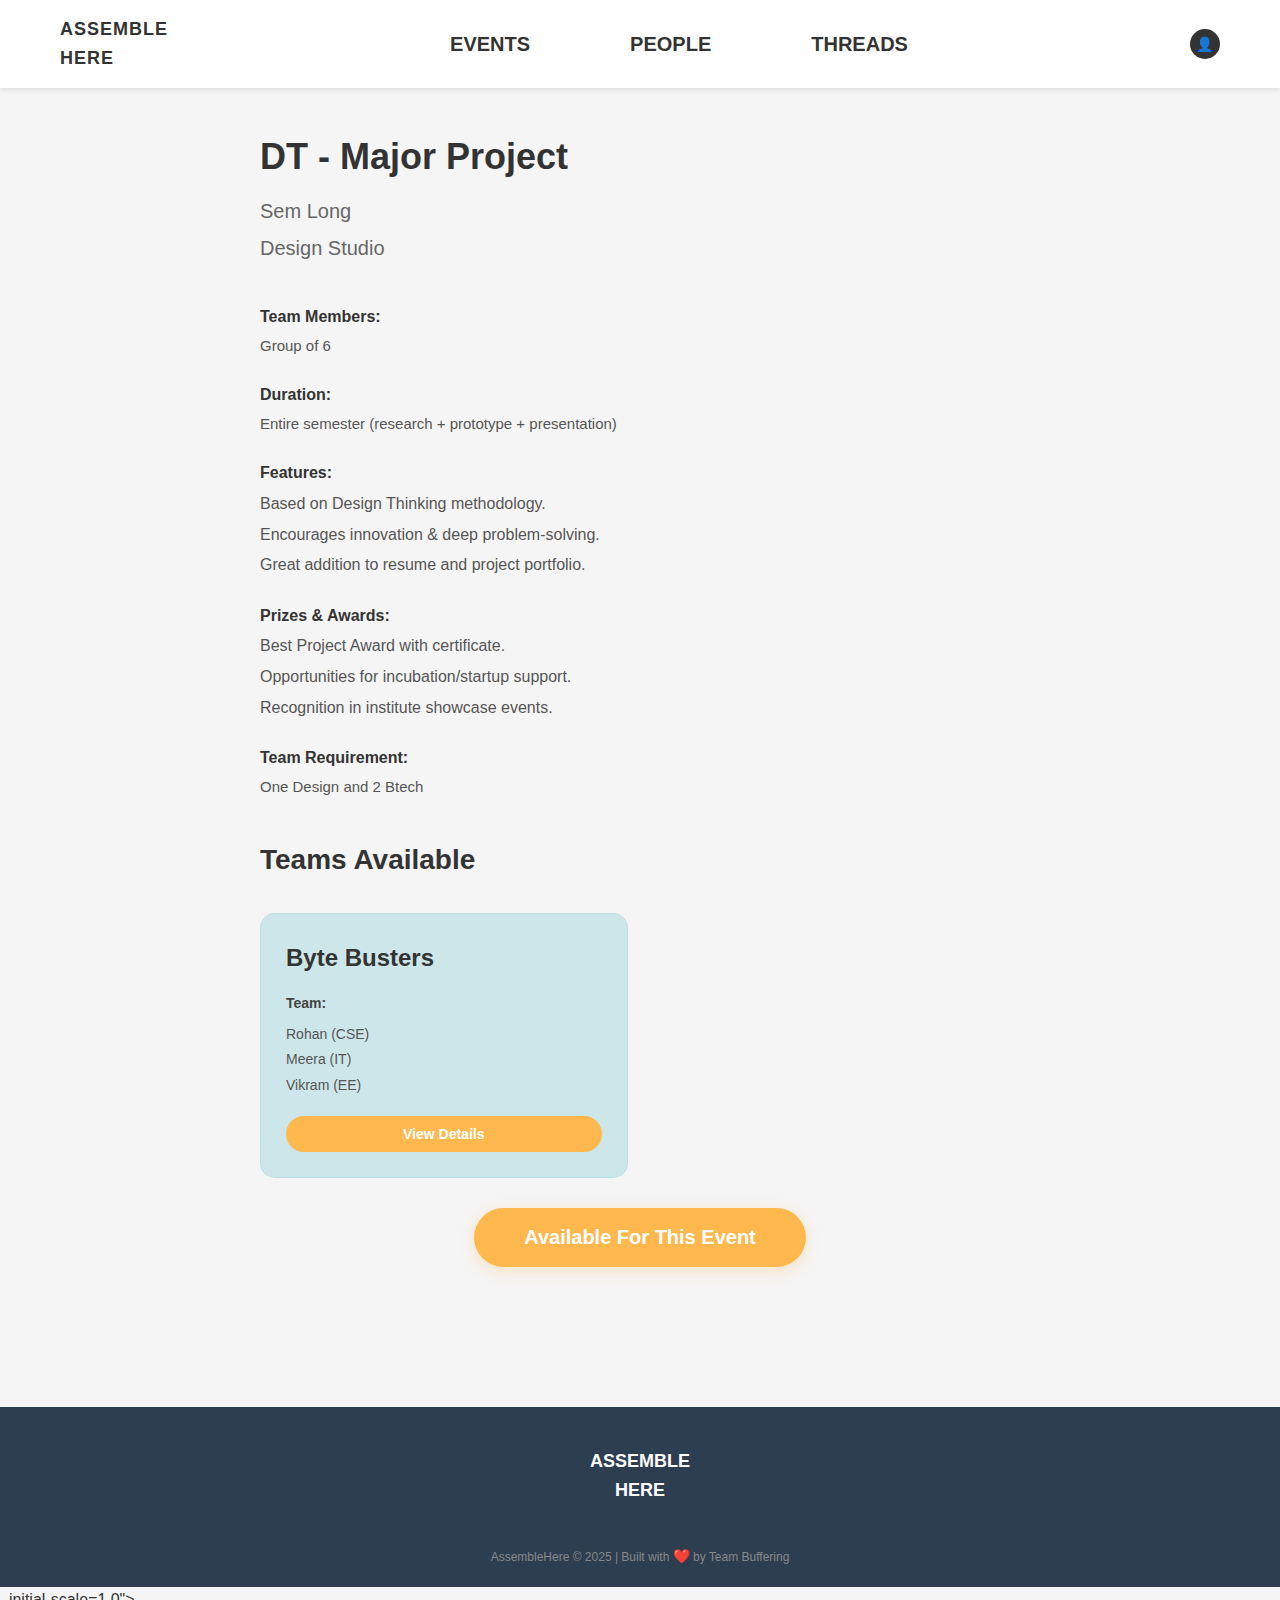
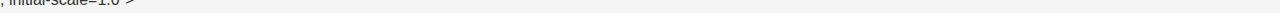
<file: DT.html>
<!DOCTYPE html>
<html lang="en">
<head>
    <meta charset="UTF-8">
    <meta name="viewport" content="width=<!DOCTYPE html>
<html lang="en">
<head>
    <meta charset="UTF-8">
    <meta name="viewport" content="width=device-width, initial-scale=1.0">
    <title>DT - Major Project - Assemble Here</title>
    <style>
        * {
            margin: 0;
            padding: 0;
            box-sizing: border-box;
        }

        body {
            font-family: 'Arial', sans-serif;
            background-color: #f5f5f5;
            color: #333;
            line-height: 1.6;
        }

        /* Header */
                .header {
            background-color: white;
            padding: 15px 0;
            box-shadow: 0 2px 4px rgba(0,0,0,0.1);
        }

        .nav-container {
            max-width: 1200px;
            margin: 0 auto;
            display: flex;
            justify-content: space-between; /* Separate logo, links, and profile icon */
            align-items: center;
            padding: 0 20px;
            gap: 0; /* Remove extra gap between main nav items */
        }

        .logo {
            font-weight: 900;
            font-size: 18px;
            color: #333;
            letter-spacing: 1px;
        }

        .nav-links {
            display: flex;
            gap: 100px; /* Keep large gap between links */
            list-style: none;
            justify-content: center; /* Center links horizontally */
            align-items: center;
        }

        .nav-links a {
            text-decoration: none;
            color: #333;
            font-weight: 700; /* Increased for bolder text */
            font-size: 20px; /* Increased for larger text */
            transition: color 0.3s;
        }

        .nav-links a:hover {
            color: #70C5CE;
        }

        .profile-icon {
            width: 30px;
            height: 30px;
            background-color: #333;
            border-radius: 50%;
            display: flex;
            align-items: center;
            justify-content: center;
            color: white;
            font-size: 14px;
        }

        /* Main Content */
        .main-content {
            max-width: 800px;
            margin: 0 auto;
            padding: 40px 20px;
        }

        /* Event Header */
        .event-header {
            margin-bottom: 40px;
        }

        .event-title {
            font-size: 36px;
            font-weight: bold;
            color: #333;
            margin-bottom: 10px;
        }

        .event-date {
            font-size: 20px;
            color: #666;
            margin-bottom: 5px;
        }

        .event-location {
            font-size: 20px;
            color: #666;
            margin-bottom: 30px;
        }

        /* Event Info */
        .event-info {
            margin-bottom: 40px;
        }

        .info-section {
            margin-bottom: 25px;
        }

        .info-label {
            font-weight: bold;
            color: #333;
            margin-bottom: 5px;
            font-size: 16px;
        }

        .info-content {
            color: #555;
            font-size: 15px;
            line-height: 1.5;
        }

        .info-list {
            list-style: none;
            padding-left: 0;
        }

        .info-list li {
            margin-bottom: 5px;
            color: #555;
        }

        /* Teams Section */
        .teams-section {
            margin-bottom: 40px;
        }

        .section-title {
            font-size: 28px;
            font-weight: bold;
            color: #333;
            margin-bottom: 30px;
        }

        .teams-grid {
            display: grid;
            grid-template-columns: repeat(auto-fit, minmax(280px, 1fr));
            gap: 25px;
            margin-bottom: 30px;
        }

        .team-card {
            background-color: rgba(112, 197, 206, 0.3);
            border-radius: 15px;
            padding: 25px;
            border: 1px solid rgba(112, 197, 206, 0.2);
            transition: transform 0.3s, box-shadow 0.3s;
        }

        .team-card:hover {
            transform: translateY(-3px);
            box-shadow: 0 8px 20px rgba(0,0,0,0.1);
        }

        .team-name {
            font-size: 24px;
            font-weight: bold;
            color: #333;
            margin-bottom: 15px;
        }

        .team-label {
            font-weight: 600;
            color: #444;
            margin-bottom: 8px;
            font-size: 14px;
        }

        .team-members {
            margin-bottom: 20px;
        }

        .member-list {
            list-style: none;
            padding: 0;
        }

        .member-list li {
            color: #555;
            font-size: 14px;
            margin-bottom: 3px;
        }

        .join-team-btn {
            background-color: #FFB84D;
            color: white;
            border: none;
            padding: 10px 20px;
            border-radius: 20px;
            font-size: 14px;
            font-weight: 600;
            cursor: pointer;
            width: 100%;
            transition: all 0.3s;
        }

        .join-team-btn:hover {
            background-color: #e6a043;
            transform: translateY(-1px);
        }

        .join-team-btn.requested {
            background-color: #27ae60;
        }

        /* Available Button */
        .available-btn {
            background-color: #FFB84D;
            color: white;
            border: none;
            border-radius: 30px;
            font-size: 20px;
            font-weight: 700;
            cursor: pointer;
            display: block;
            margin: 0 auto;
            transition: all 0.3s;
            box-shadow: 0 4px 15px rgba(255, 184, 77, 0.3);
            padding: 18px 50px;
        }

        .available-btn:hover {
            background-color: #e6a043;
            transform: translateY(-2px);
            box-shadow: 0 6px 20px rgba(255, 184, 77, 0.4);
        }

        .available-btn.active {
            background-color: #27ae60;
            box-shadow: 0 4px 15px rgba(39, 174, 96, 0.3);
        }

        /* Footer */
        .footer {
            background-color: #2c3e50;
            color: white;
            padding: 40px 20px 20px;
            margin-top: 60px;
        }

        .footer-content {
            max-width: 1200px;
            margin: 0 auto;
            text-align: center;
        }

        .footer-logo {
            font-size: 18px;
            font-weight: bold;
            margin-bottom: 40px;
        }

        .footer-bottom {
            font-size: 12px;
            color: #888;
        }

        .footer-bottom .heart {
            color: #e74c3c;
            font-size: 14px;
        }

        /* Modal */
        .modal {
            display: none;
            position: fixed;
            z-index: 1000;
            left: 0;
            top: 0;
            width: 100%;
            height: 100%;
            background-color: rgba(0,0,0,0.5);
        }

        .modal-content {
            background-color: white;
            margin: 15% auto;
            padding: 30px;
            border-radius: 15px;
            width: 90%;
            max-width: 500px;
            text-align: center;
        }

        .modal h3 {
            margin-bottom: 15px;
            color: #333;
        }

        .modal p {
            margin-bottom: 20px;
            color: #666;
        }

        .modal-buttons {
            display: flex;
            gap: 15px;
            justify-content: center;
        }

        .modal-btn {
            padding: 10px 25px;
            border: none;
            border-radius: 20px;
            font-weight: 600;
            cursor: pointer;
            transition: all 0.3s;
        }

        .modal-btn.confirm {
            background-color: #27ae60;
            color: white;
        }

        .modal-btn.cancel {
            background-color: #e74c3c;
            color: white;
        }

        .close {
            color: #aaa;
            float: right;
            font-size: 28px;
            font-weight: bold;
            cursor: pointer;
            line-height: 1;
            margin-top: -10px;
        }

        .close:hover {
            color: #333;
        }

        /* Success Message */
        .success-message {
            background-color: #27ae60;
            color: white;
            padding: 15px;
            border-radius: 8px;
            margin-bottom: 20px;
            text-align: center;
            display: none;
            animation: slideDown 0.3s ease;
        }

        @keyframes slideDown {
            from {
                opacity: 0;
                transform: translateY(-10px);
            }
            to {
                opacity: 1;
                transform: translateY(0);
            }
        }

        /* Responsive Design */
        @media (max-width: 768px) {
            .nav-links {
                display: none;
            }

            .main-content {
                padding: 30px 15px;
            }

            .event-title {
                font-size: 28px;
            }

            .event-date,
            .event-location {
                font-size: 18px;
            }

            .teams-grid {
                grid-template-columns: 1fr;
            }

            .modal-content {
                margin: 30% auto;
                padding: 20px;
            }
        }
    </style>
</head>
<body>
    <!-- Header -->
    <header class="header">
        <nav class="nav-container">
            <div class="logo">ASSEMBLE<br>HERE</div>
            <ul class="nav-links">
                <li><a href="index.html" class="active">EVENTS</a></li>
                <li><a href="people.html">PEOPLE</a></li>
                <li><a href="threads.html">THREADS</a></li>
            </ul>
            <div class="profile-icon"><a href="Profile.html">👤</a></div>
        </nav>
    </header>

    <!-- Success Message -->
    <div class="success-message" id="successMessage"></div>

    <!-- Main Content -->
    <main class="main-content">
        <!-- Event Header -->
        <section class="event-header">
            <h1 class="event-title">DT - Major Project</h1>
            <div class="event-date">Sem Long</div>
            <div class="event-location">Design Studio</div>
        </section>

        <!-- Event Info -->
        <section class="event-info">
            <div class="info-section">
                <div class="info-label">Team Members:</div>
                <div class="info-content">Group of 6</div>
            </div>
            <div class="info-section">
                <div class="info-label">Duration:</div>
                <div class="info-content">Entire semester (research + prototype + presentation)</div>
            </div>
            <div class="info-section">
                <div class="info-label">Features:</div>
                <ul class="info-list">
                    <li>Based on Design Thinking methodology.</li>
                    <li>Encourages innovation & deep problem-solving.</li>
                    <li>Great addition to resume and project portfolio.</li>
                </ul>
            </div>
            <div class="info-section">
                <div class="info-label">Prizes & Awards:</div>
                <ul class="info-list">
                    <li>Best Project Award with certificate.</li>
                    <li>Opportunities for incubation/startup support.</li>
                    <li>Recognition in institute showcase events.</li>
                </ul>
            </div>
            <div class="info-section">
                <div class="info-label">Team Requirement:</div>
                <div class="info-content">One Design and 2 Btech</div>
            </div>
        </section>

        <!-- Teams Section -->
        <section class="teams-section">
            <h2 class="section-title">Teams Available</h2>
            <div class="teams-grid">
                <div class="team-card">
                    <div class="team-name">Byte Busters</div>
                    <div class="team-members">
                        <div class="team-label">Team:</div>
                        <ul class="member-list">
                            <li>Rohan (CSE)</li>
                            <li>Meera (IT)</li>
                            <li>Vikram (EE)</li>
                        </ul>
                    </div>
                    <button class="join-team-btn" data-team="Byte Busters">View Details</button>
                </div>
                
                <div class="team-card">
                    <div class="team-name">HackMasters</div>
                    <div class="team-members">
                        <div class="team-label">Team:</div>
                        <ul class="member-list">
                            <li>Rohan (CSE)</li>
                            <li>Meera (IT)</li>
                            <li>Vikram (EE)</li>
                        </ul>
                    </div>
                    <button class="join-team-btn" data-team="HackMasters">View Details</button>
                </div>
            </div>
            <button class="available-btn" id="availableBtn">Available For This Event</button>
        </section>
    </main>

    <!-- Join Team Modal -->
    <div id="joinModal" class="modal">
        <div class="modal-content">
            <span class="close">&times;</span>
            <h3>Join Team Request</h3>
            <p id="modalMessage"></p>
            <div class="modal-buttons">
                <button class="modal-btn confirm" id="confirmJoin">Send Request</button>
                <button class="modal-btn cancel" id="cancelJoin">Cancel</button>
            </div>
        </div>
    </div>

    <!-- Footer -->
    <footer class="footer">
        <div class="footer-content">
            <div class="footer-logo">ASSEMBLE<br>HERE</div>
            <div class="footer-bottom">
                AssembleHere © 2025 | Built with <span class="heart">❤️</span> by Team Buffering
            </div>
        </div>
    </footer>

    <script>
        // Modal functionality
        const modal = document.getElementById('joinModal');
        const closeBtn = document.querySelector('.close');
        const confirmBtn = document.getElementById('confirmJoin');
        const cancelBtn = document.getElementById('cancelJoin');
        let selectedTeam = '';

        // Join team buttons
        document.addEventListener('click', function(e) {
            if (e.target.classList.contains('join-team-btn') && e.target.textContent === 'View Details') {
                selectedTeam = e.target.getAttribute('data-team');
                document.getElementById('modalMessage').textContent = 
                    `Do you want to send a join request to ${selectedTeam}?`;
                modal.style.display = 'block';
            }
        });

        // Close modal
        closeBtn.onclick = function() {
            modal.style.display = 'none';
        }

        cancelBtn.onclick = function() {
            modal.style.display = 'none';
        }

        window.onclick = function(event) {
            if (event.target === modal) {
                modal.style.display = 'none';
            }
        }

        // Confirm join
        confirmBtn.onclick = function() {
            modal.style.display = 'none';
            showSuccessMessage(`Join request sent to ${selectedTeam}!`);
            
            // Update button
            const buttons = document.querySelectorAll(`[data-team="${selectedTeam}"]`);
            buttons.forEach(btn => {
                btn.textContent = 'Request Sent';
                btn.classList.add('requested');
                btn.disabled = true;
            });
        }

        // Available button functionality
        document.getElementById('availableBtn').addEventListener('click', function() {
            if (this.textContent === 'Available For This Event') {
                this.textContent = 'You are Available';
                this.classList.add('active');
                showSuccessMessage('You are now available for this event! Others can see you in the People section.');
            } else {
                this.textContent = 'Available For This Event';
                this.classList.remove('active');
                showSuccessMessage('You are no longer available for this event.');
            }
        });

        // Success message function
        function showSuccessMessage(message) {
            const successMsg = document.getElementById('successMessage');
            successMsg.textContent = message;
            successMsg.style.display = 'block';
            
            setTimeout(() => {
                successMsg.style.display = 'none';
            }, 4000);
        }

        // Add entrance animations
        window.addEventListener('load', function() {
            const cards = document.querySelectorAll('.team-card');
            cards.forEach((card, index) => {
                card.style.opacity = '0';
                card.style.transform = 'translateY(20px)';
                
                setTimeout(() => {
                    card.style.transition = 'opacity 0.6s, transform 0.6s';
                    card.style.opacity = '1';
                    card.style.transform = 'translateY(0)';
                }, index * 200 + 500);
            });
        });
    </script>
</body>
</html>, initial-scale=1.0">
    <title>Document</title>
</head>
<body>
    
</body>
</html>
</file>
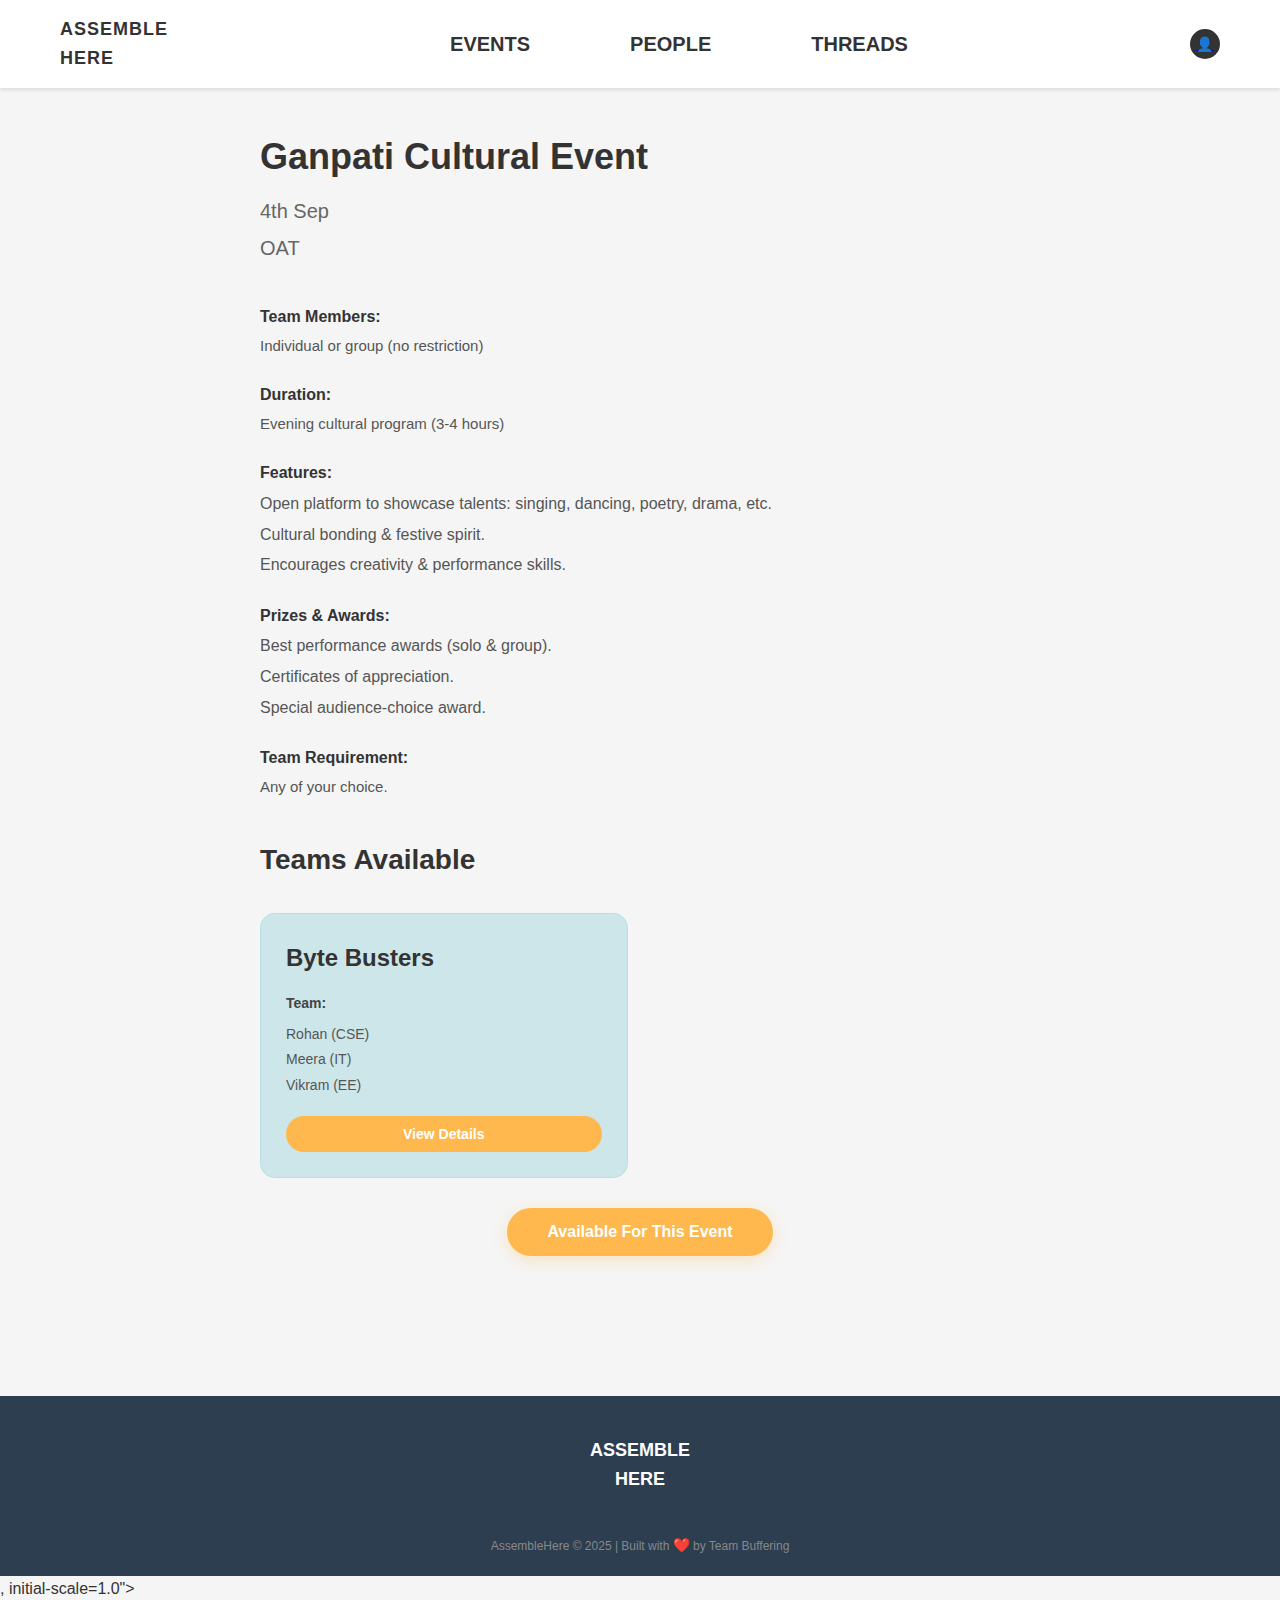
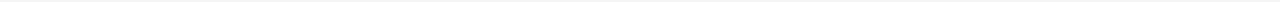
<file: GANPATI.html>
<!DOCTYPE html>
<html lang="en">
<head>
    <meta charset="UTF-8">
    <meta name="viewport" content="width=<!DOCTYPE html>
<html lang="en">
<head>
    <meta charset="UTF-8">
    <meta name="viewport" content="width=device-width, initial-scale=1.0">
    <title>Ganpati Cultural Event - Assemble Here</title>
    <style>
        * {
            margin: 0;
            padding: 0;
            box-sizing: border-box;
        }

        body {
            font-family: 'Arial', sans-serif;
            background-color: #f5f5f5;
            color: #333;
            line-height: 1.6;
        }

        /* Header */
              .header {
            background-color: white;
            padding: 15px 0;
            box-shadow: 0 2px 4px rgba(0,0,0,0.1);
        }

        .nav-container {
            max-width: 1200px;
            margin: 0 auto;
            display: flex;
            justify-content: space-between; /* Separate logo, links, and profile icon */
            align-items: center;
            padding: 0 20px;
            gap: 0; /* Remove extra gap between main nav items */
        }

        .logo {
            font-weight: 900;
            font-size: 18px;
            color: #333;
            letter-spacing: 1px;
        }

        .nav-links {
            display: flex;
            gap: 100px; /* Keep large gap between links */
            list-style: none;
            justify-content: center; /* Center links horizontally */
            align-items: center;
        }

        .nav-links a {
            text-decoration: none;
            color: #333;
            font-weight: 700; /* Increased for bolder text */
            font-size: 20px; /* Increased for larger text */
            transition: color 0.3s;
        }

        .nav-links a:hover {
            color: #70C5CE;
        }
        
        .profile-icon {
            width: 30px;
            height: 30px;
            background-color: #333;
            border-radius: 50%;
            display: flex;
            align-items: center;
            justify-content: center;
            color: white;
            font-size: 14px;
        }

        /* Main Content */
        .main-content {
            max-width: 800px;
            margin: 0 auto;
            padding: 40px 20px;
        }

        /* Event Header */
        .event-header {
            margin-bottom: 40px;
        }

        .event-title {
            font-size: 36px;
            font-weight: bold;
            color: #333;
            margin-bottom: 10px;
        }

        .event-date {
            font-size: 20px;
            color: #666;
            margin-bottom: 5px;
        }

        .event-location {
            font-size: 20px;
            color: #666;
            margin-bottom: 30px;
        }

        /* Event Info */
        .event-info {
            margin-bottom: 40px;
        }

        .info-section {
            margin-bottom: 25px;
        }

        .info-label {
            font-weight: bold;
            color: #333;
            margin-bottom: 5px;
            font-size: 16px;
        }

        .info-content {
            color: #555;
            font-size: 15px;
            line-height: 1.5;
        }

        .info-list {
            list-style: none;
            padding-left: 0;
        }

        .info-list li {
            margin-bottom: 5px;
            color: #555;
        }

        /* Teams Section */
        .teams-section {
            margin-bottom: 40px;
        }

        .section-title {
            font-size: 28px;
            font-weight: bold;
            color: #333;
            margin-bottom: 30px;
        }

        .teams-grid {
            display: grid;
            grid-template-columns: repeat(auto-fit, minmax(280px, 1fr));
            gap: 25px;
            margin-bottom: 30px;
        }

        .team-card {
            background-color: rgba(112, 197, 206, 0.3);
            border-radius: 15px;
            padding: 25px;
            border: 1px solid rgba(112, 197, 206, 0.2);
            transition: transform 0.3s, box-shadow 0.3s;
        }

        .team-card:hover {
            transform: translateY(-3px);
            box-shadow: 0 8px 20px rgba(0,0,0,0.1);
        }

        .team-name {
            font-size: 24px;
            font-weight: bold;
            color: #333;
            margin-bottom: 15px;
        }

        .team-label {
            font-weight: 600;
            color: #444;
            margin-bottom: 8px;
            font-size: 14px;
        }

        .team-members {
            margin-bottom: 20px;
        }

        .member-list {
            list-style: none;
            padding: 0;
        }

        .member-list li {
            color: #555;
            font-size: 14px;
            margin-bottom: 3px;
        }

        .join-team-btn {
            background-color: #FFB84D;
            color: white;
            border: none;
            padding: 10px 20px;
            border-radius: 20px;
            font-size: 14px;
            font-weight: 600;
            cursor: pointer;
            width: 100%;
            transition: all 0.3s;
        }

        .join-team-btn:hover {
            background-color: #e6a043;
            transform: translateY(-1px);
        }

        .join-team-btn.requested {
            background-color: #27ae60;
        }

        /* Available Button */
        .available-btn {
            background-color: #FFB84D;
            color: white;
            border: none;
            padding: 15px 40px;
            border-radius: 30px;
            font-size: 16px;
            font-weight: 600;
            cursor: pointer;
            display: block;
            margin: 0 auto;
            transition: all 0.3s;
            box-shadow: 0 4px 15px rgba(255, 184, 77, 0.3);
        }

        .available-btn:hover {
            background-color: #e6a043;
            transform: translateY(-2px);
            box-shadow: 0 6px 20px rgba(255, 184, 77, 0.4);
        }

        .available-btn.active {
            background-color: #27ae60;
            box-shadow: 0 4px 15px rgba(39, 174, 96, 0.3);
        }

        /* Footer */
        .footer {
            background-color: #2c3e50;
            color: white;
            padding: 40px 20px 20px;
            margin-top: 60px;
        }

        .footer-content {
            max-width: 1200px;
            margin: 0 auto;
            text-align: center;
        }

        .footer-logo {
            font-size: 18px;
            font-weight: bold;
            margin-bottom: 40px;
        }

        .footer-bottom {
            font-size: 12px;
            color: #888;
        }

        .footer-bottom .heart {
            color: #e74c3c;
            font-size: 14px;
        }

        /* Modal */
        .modal {
            display: none;
            position: fixed;
            z-index: 1000;
            left: 0;
            top: 0;
            width: 100%;
            height: 100%;
            background-color: rgba(0,0,0,0.5);
        }

        .modal-content {
            background-color: white;
            margin: 15% auto;
            padding: 30px;
            border-radius: 15px;
            width: 90%;
            max-width: 500px;
            text-align: center;
        }

        .modal h3 {
            margin-bottom: 15px;
            color: #333;
        }

        .modal p {
            margin-bottom: 20px;
            color: #666;
        }

        .modal-buttons {
            display: flex;
            gap: 15px;
            justify-content: center;
        }

        .modal-btn {
            padding: 10px 25px;
            border: none;
            border-radius: 20px;
            font-weight: 600;
            cursor: pointer;
            transition: all 0.3s;
        }

        .modal-btn.confirm {
            background-color: #27ae60;
            color: white;
        }

        .modal-btn.cancel {
            background-color: #e74c3c;
            color: white;
        }

        .close {
            color: #aaa;
            float: right;
            font-size: 28px;
            font-weight: bold;
            cursor: pointer;
            line-height: 1;
            margin-top: -10px;
        }

        .close:hover {
            color: #333;
        }

        /* Success Message */
        .success-message {
            background-color: #27ae60;
            color: white;
            padding: 15px;
            border-radius: 8px;
            margin-bottom: 20px;
            text-align: center;
            display: none;
            animation: slideDown 0.3s ease;
        }

        @keyframes slideDown {
            from {
                opacity: 0;
                transform: translateY(-10px);
            }
            to {
                opacity: 1;
                transform: translateY(0);
            }
        }

        /* Responsive Design */
        @media (max-width: 768px) {
            .nav-links {
                display: none;
            }

            .main-content {
                padding: 30px 15px;
            }

            .event-title {
                font-size: 28px;
            }

            .event-date,
            .event-location {
                font-size: 18px;
            }

            .teams-grid {
                grid-template-columns: 1fr;
            }

            .modal-content {
                margin: 30% auto;
                padding: 20px;
            }
        }
    </style>
</head>
<body>
    <!-- Header -->
    <header class="header">
        <nav class="nav-container">
            <div class="logo">ASSEMBLE<br>HERE</div>
            <ul class="nav-links">
                <li><a href="index.html" class="active">EVENTS</a></li>
                <li><a href="people.html">PEOPLE</a></li>
                <li><a href="threads.html">THREADS</a></li>
            </ul>
           <div class="profile-icon"><a href="Profile.html">👤</a></div>
        </nav>
    </header>

    <!-- Success Message -->
    <div class="success-message" id="successMessage"></div>

    <!-- Main Content -->
    <main class="main-content">
        <!-- Event Header -->
        <section class="event-header">
            <h1 class="event-title">Ganpati Cultural Event</h1>
            <div class="event-date">4th Sep</div>
            <div class="event-location">OAT</div>
        </section>

        <!-- Event Info -->
        <section class="event-info">
            <div class="info-section">
                <div class="info-label">Team Members:</div>
                <div class="info-content">Individual or group (no restriction)</div>
            </div>
            <div class="info-section">
                <div class="info-label">Duration:</div>
                <div class="info-content">Evening cultural program (3-4 hours)</div>
            </div>
            <div class="info-section">
                <div class="info-label">Features:</div>
                <ul class="info-list">
                    <li>Open platform to showcase talents: singing, dancing, poetry, drama, etc.</li>
                    <li>Cultural bonding & festive spirit.</li>
                    <li>Encourages creativity & performance skills.</li>
                </ul>
            </div>
            <div class="info-section">
                <div class="info-label">Prizes & Awards:</div>
                <ul class="info-list">
                    <li>Best performance awards (solo & group).</li>
                    <li>Certificates of appreciation.</li>
                    <li>Special audience-choice award.</li>
                </ul>
            </div>
            <div class="info-section">
                <div class="info-label">Team Requirement:</div>
                <div class="info-content">Any of your choice.</div>
            </div>
        </section>

        <!-- Teams Section -->
        <section class="teams-section">
            <h2 class="section-title">Teams Available</h2>
            <div class="teams-grid">
                <div class="team-card">
                    <div class="team-name">Byte Busters</div>
                    <div class="team-members">
                        <div class="team-label">Team:</div>
                        <ul class="member-list">
                            <li>Rohan (CSE)</li>
                            <li>Meera (IT)</li>
                            <li>Vikram (EE)</li>
                        </ul>
                    </div>
                    <button class="join-team-btn" data-team="Byte Busters">View Details</button>
                </div>
                
                <div class="team-card">
                    <div class="team-name">HackMasters</div>
                    <div class="team-members">
                        <div class="team-label">Team:</div>
                        <ul class="member-list">
                            <li>Rohan (CSE)</li>
                            <li>Meera (IT)</li>
                            <li>Vikram (EE)</li>
                        </ul>
                    </div>
                    <button class="join-team-btn" data-team="HackMasters">View Details</button>
                </div>
            </div>
            <button class="available-btn" id="availableBtn">Available For This Event</button>
        </section>
    </main>

    <!-- Join Team Modal -->
    <div id="joinModal" class="modal">
        <div class="modal-content">
            <span class="close">&times;</span>
            <h3>Join Team Request</h3>
            <p id="modalMessage"></p>
            <div class="modal-buttons">
                <button class="modal-btn confirm" id="confirmJoin">Send Request</button>
                <button class="modal-btn cancel" id="cancelJoin">Cancel</button>
            </div>
        </div>
    </div>

    <!-- Footer -->
    <footer class="footer">
        <div class="footer-content">
            <div class="footer-logo">ASSEMBLE<br>HERE</div>
            <div class="footer-bottom">
                AssembleHere © 2025 | Built with <span class="heart">❤️</span> by Team Buffering
            </div>
        </div>
    </footer>

    <script>
        // Modal functionality
        const modal = document.getElementById('joinModal');
        const closeBtn = document.querySelector('.close');
        const confirmBtn = document.getElementById('confirmJoin');
        const cancelBtn = document.getElementById('cancelJoin');
        let selectedTeam = '';

        // Join team buttons
        document.addEventListener('click', function(e) {
            if (e.target.classList.contains('join-team-btn') && e.target.textContent === 'View Details') {
                selectedTeam = e.target.getAttribute('data-team');
                document.getElementById('modalMessage').textContent = 
                    `Do you want to send a join request to ${selectedTeam}?`;
                modal.style.display = 'block';
            }
        });

        // Close modal
        closeBtn.onclick = function() {
            modal.style.display = 'none';
        }

        cancelBtn.onclick = function() {
            modal.style.display = 'none';
        }

        window.onclick = function(event) {
            if (event.target === modal) {
                modal.style.display = 'none';
            }
        }

        // Confirm join
        confirmBtn.onclick = function() {
            modal.style.display = 'none';
            showSuccessMessage(`Join request sent to ${selectedTeam}!`);
            
            // Update button
            const buttons = document.querySelectorAll(`[data-team="${selectedTeam}"]`);
            buttons.forEach(btn => {
                btn.textContent = 'Request Sent';
                btn.classList.add('requested');
                btn.disabled = true;
            });
        }

        // Available button functionality
        document.getElementById('availableBtn').addEventListener('click', function() {
            if (this.textContent === 'Available For This Event') {
                this.textContent = 'You are Available';
                this.classList.add('active');
                showSuccessMessage('You are now available for this event! Others can see you in the People section.');
            } else {
                this.textContent = 'Available For This Event';
                this.classList.remove('active');
                showSuccessMessage('You are no longer available for this event.');
            }
        });

        // Success message function
        function showSuccessMessage(message) {
            const successMsg = document.getElementById('successMessage');
            successMsg.textContent = message;
            successMsg.style.display = 'block';
            
            setTimeout(() => {
                successMsg.style.display = 'none';
            }, 4000);
        }

        // Add entrance animations
        window.addEventListener('load', function() {
            const cards = document.querySelectorAll('.team-card');
            cards.forEach((card, index) => {
                card.style.opacity = '0';
                card.style.transform = 'translateY(20px)';
                
                setTimeout(() => {
                    card.style.transition = 'opacity 0.6s, transform 0.6s';
                    card.style.opacity = '1';
                    card.style.transform = 'translateY(0)';
                }, index * 200 + 500);
            });
        });
    </script>
</body>
</html>, initial-scale=1.0">
    <title>Document</title>
</head>
<body>
    
</body>
</html>
</file>
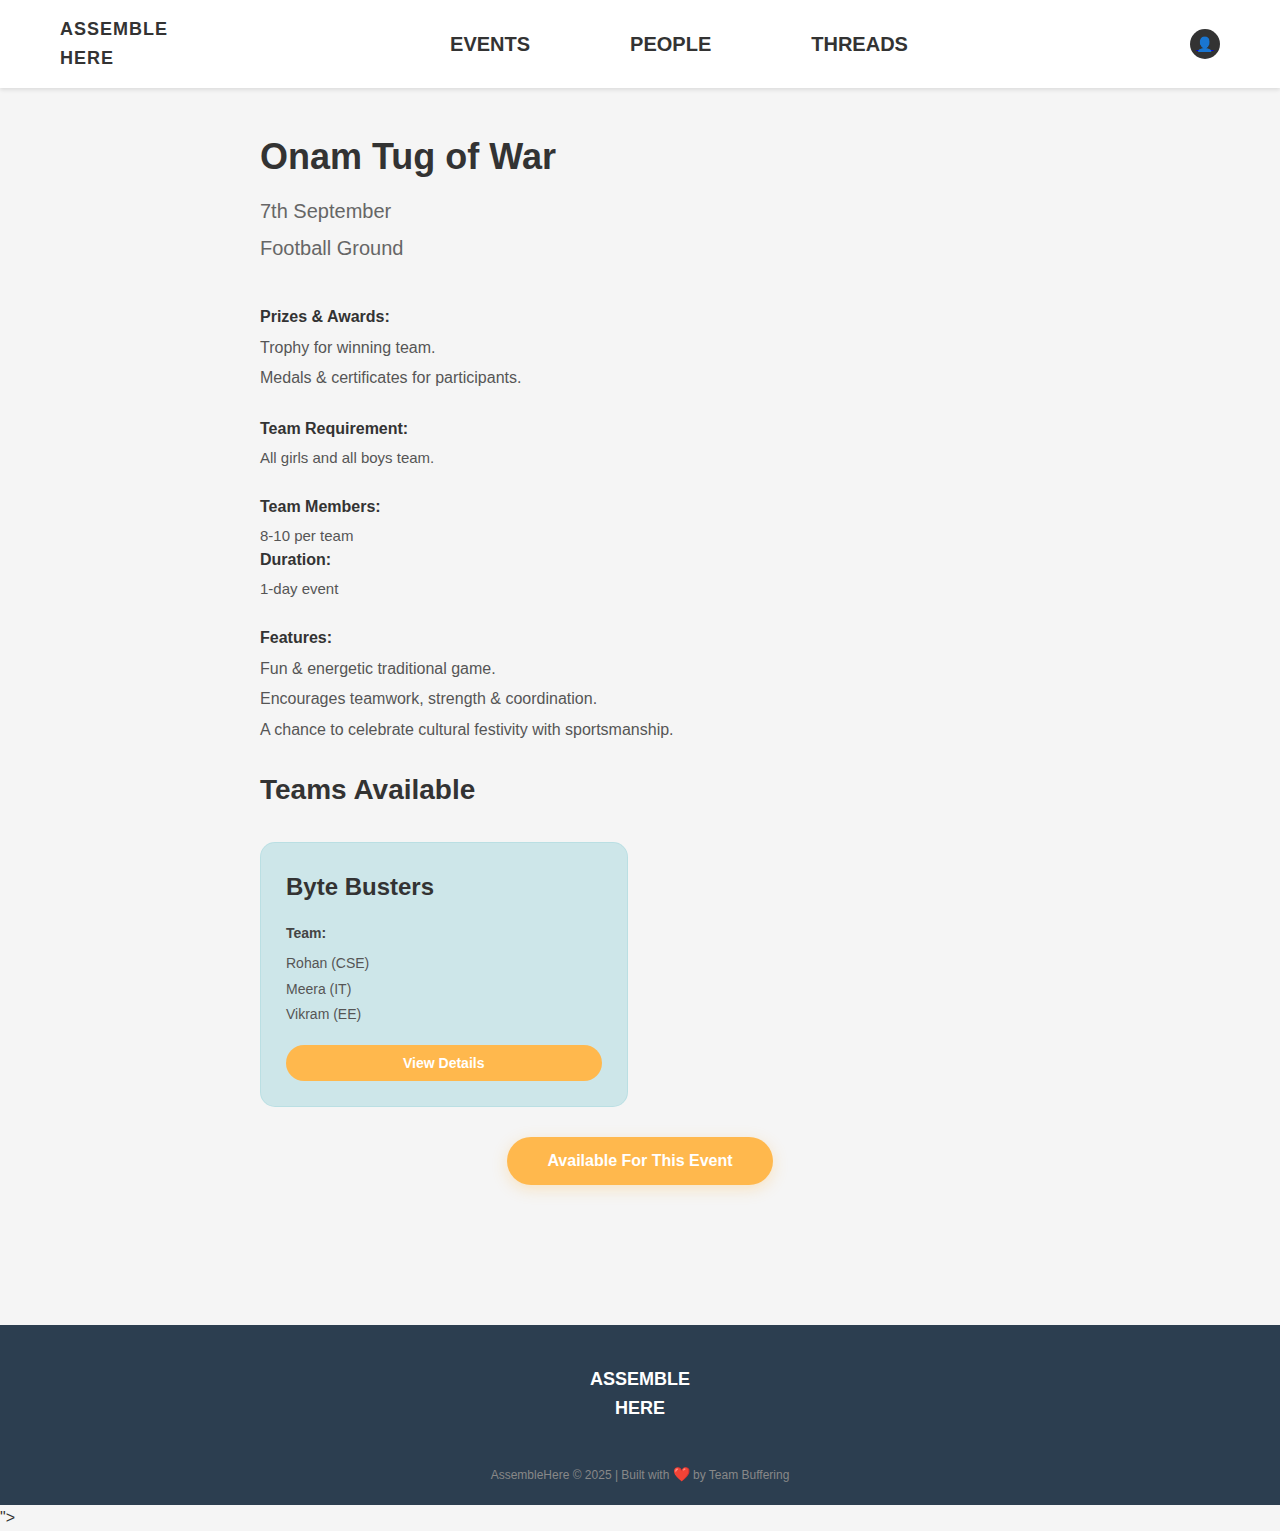
<file: OnamTugOfWar.html>
<!DOCTYPE html>
<html lang="en">
<head>
    <meta charset="UTF-8">
    <meta name="viewport" content="width=<!DOCTYPE html>
<html lang="en">
<head>
    <meta charset="UTF-8">
    <meta name="viewport" content="width=device-width, initial-scale=1.0">
    <title>Onam Tug of War - Assemble Here</title>
    <link rel="stylesheet" href="OnamTugOfWar.css">
</head>
<body>
    <!-- Header -->
    <header class="header">
        <nav class="nav-container">
            <div class="logo">ASSEMBLE<br>HERE</div>
            <ul class="nav-links">
                <li><a href="index.html" class="active">EVENTS</a></li>
                <li><a href="people.html">PEOPLE</a></li>
                <li><a href="threads.html">THREADS</a></li>
            </ul>
            <div class="profile-icon"><a href="Profile.html">👤</a></div>
        </nav>
    </header>

    <!-- Success Message -->
    <div class="success-message" id="successMessage"></div>

    <!-- Main Content -->
    <main class="main-content">
        <!-- Event Header -->
        <section class="event-header">
            <h1 class="event-title">Onam Tug of War</h1>
            <div class="event-date">7th September</div>
            <div class="event-location">Football Ground</div>
        </section>

        <!-- Event Info -->
        <section class="event-info">
            <div class="info-section">
                <div class="info-label">Prizes & Awards:</div>
                <ul class="info-list">
                    <li>Trophy for winning team.</li>
                    <li>Medals & certificates for participants.</li>
                </ul>
            </div>
            <div class="info-section">
                <div class="info-label">Team Requirement:</div>
                <div class="info-content">All girls and all boys team.</div>
            </div>
            <div class="info-label">Team Members:</div>
                <div class="info-content">8-10 per team</div>
            </div>
            <div class="info-section">
                <div class="info-label">Duration:</div>
                <div class="info-content">1-day event</div>
            </div>
            <div class="info-section">
                <div class="info-label">Features:</div>
                <ul class="info-list">
                    <li>Fun & energetic traditional game.</li>
                    <li>Encourages teamwork, strength & coordination.</li>
                    <li>A chance to celebrate cultural festivity with sportsmanship.</li>
                </ul>
            </div>
            <div class="info-section, initial-scale=1.0">
                <div class="info-label>
        </section>

        <!-- Teams Section -->
        <section class="teams-section">
            <h2 class="section-title">Teams Available</h2>
            <div class="teams-grid">
                <div class="team-card">
                    <div class="team-name">Byte Busters</div>
                    <div class="team-members">
                        <div class="team-label">Team:</div>
                        <ul class="member-list">
                            <li>Rohan (CSE)</li>
                            <li>Meera (IT)</li>
                            <li>Vikram (EE)</li>
                        </ul>
                    </div>
                    <button class="join-team-btn" data-team="Byte Busters">View Details</button>
                </div>
                
                <div class="team-card">
                    <div class="team-name">HackMasters</div>
                    <div class="team-members">
                        <div class="team-label">Team:</div>
                        <ul class="member-list">
                            <li>Rohan (CSE)</li>
                            <li>Meera (IT)</li>
                            <li>Vikram (EE)</li>
                        </ul>
                    </div>
                    <button class="join-team-btn" data-team="HackMasters">View Details</button>
                </div>
            </div>
            <button class="available-btn" id="availableBtn">Available For This Event</button>
        </section>
    </main>

    <!-- Join Team Modal -->
    <div id="joinModal" class="modal">
        <div class="modal-content">
            <span class="close">&times;</span>
            <h3>Join Team Request</h3>
            <p id="modalMessage"></p>
            <div class="modal-buttons">
                <button class="modal-btn confirm" id="confirmJoin">Send Request</button>
                <button class="modal-btn cancel" id="cancelJoin">Cancel</button>
            </div>
        </div>
    </div>

    <!-- Footer -->
    <footer class="footer">
        <div class="footer-content">
            <div class="footer-logo">ASSEMBLE<br>HERE</div>
            <div class="footer-bottom">
                AssembleHere © 2025 | Built with <span class="heart">❤️</span> by Team Buffering
            </div>
        </div>
    </footer>

    <script>
        // Modal functionality
        const modal = document.getElementById('joinModal');
        const closeBtn = document.querySelector('.close');
        const confirmBtn = document.getElementById('confirmJoin');
        const cancelBtn = document.getElementById('cancelJoin');
        let selectedTeam = '';

        // Join team buttons
        document.addEventListener('click', function(e) {
            if (e.target.classList.contains('join-team-btn') && e.target.textContent === 'View Details') {
                selectedTeam = e.target.getAttribute('data-team');
                document.getElementById('modalMessage').textContent = 
                    `Do you want to send a join request to ${selectedTeam}?`;
                modal.style.display = 'block';
            }
        });

        // Close modal
        closeBtn.onclick = function() {
            modal.style.display = 'none';
        }

        cancelBtn.onclick = function() {
            modal.style.display = 'none';
        }

        window.onclick = function(event) {
            if (event.target === modal) {
                modal.style.display = 'none';
            }
        }

        // Confirm join
        confirmBtn.onclick = function() {
            modal.style.display = 'none';
            showSuccessMessage(`Join request sent to ${selectedTeam}!`);
            
            // Update button
            const buttons = document.querySelectorAll(`[data-team="${selectedTeam}"]`);
            buttons.forEach(btn => {
                btn.textContent = 'Request Sent';
                btn.classList.add('requested');
                btn.disabled = true;
            });
        }

        // Available button functionality
        document.getElementById('availableBtn').addEventListener('click', function() {
            if (this.textContent === 'Available For This Event') {
                this.textContent = 'You are Available';
                this.classList.add('active');
                showSuccessMessage('You are now available for this event! Others can see you in the People section.');
            } else {
                this.textContent = 'Available For This Event';
                this.classList.remove('active');
                showSuccessMessage('You are no longer available for this event.');
            }
        });

        // Success message function
        function showSuccessMessage(message) {
            const successMsg = document.getElementById('successMessage');
            successMsg.textContent = message;
            successMsg.style.display = 'block';
            
            setTimeout(() => {
                successMsg.style.display = 'none';
            }, 4000);
        }

        // Add entrance animations
        window.addEventListener('load', function() {
            const cards = document.querySelectorAll('.team-card');
            cards.forEach((card, index) => {
                card.style.opacity = '0';
                card.style.transform = 'translateY(20px)';
                
                setTimeout(() => {
                    card.style.transition = 'opacity 0.6s, transform 0.6s';
                    card.style.opacity = '1';
                    card.style.transform = 'translateY(0)';
                }, index * 200 + 500);
            });
        });
    </script>
</body>
</html>">
</file>
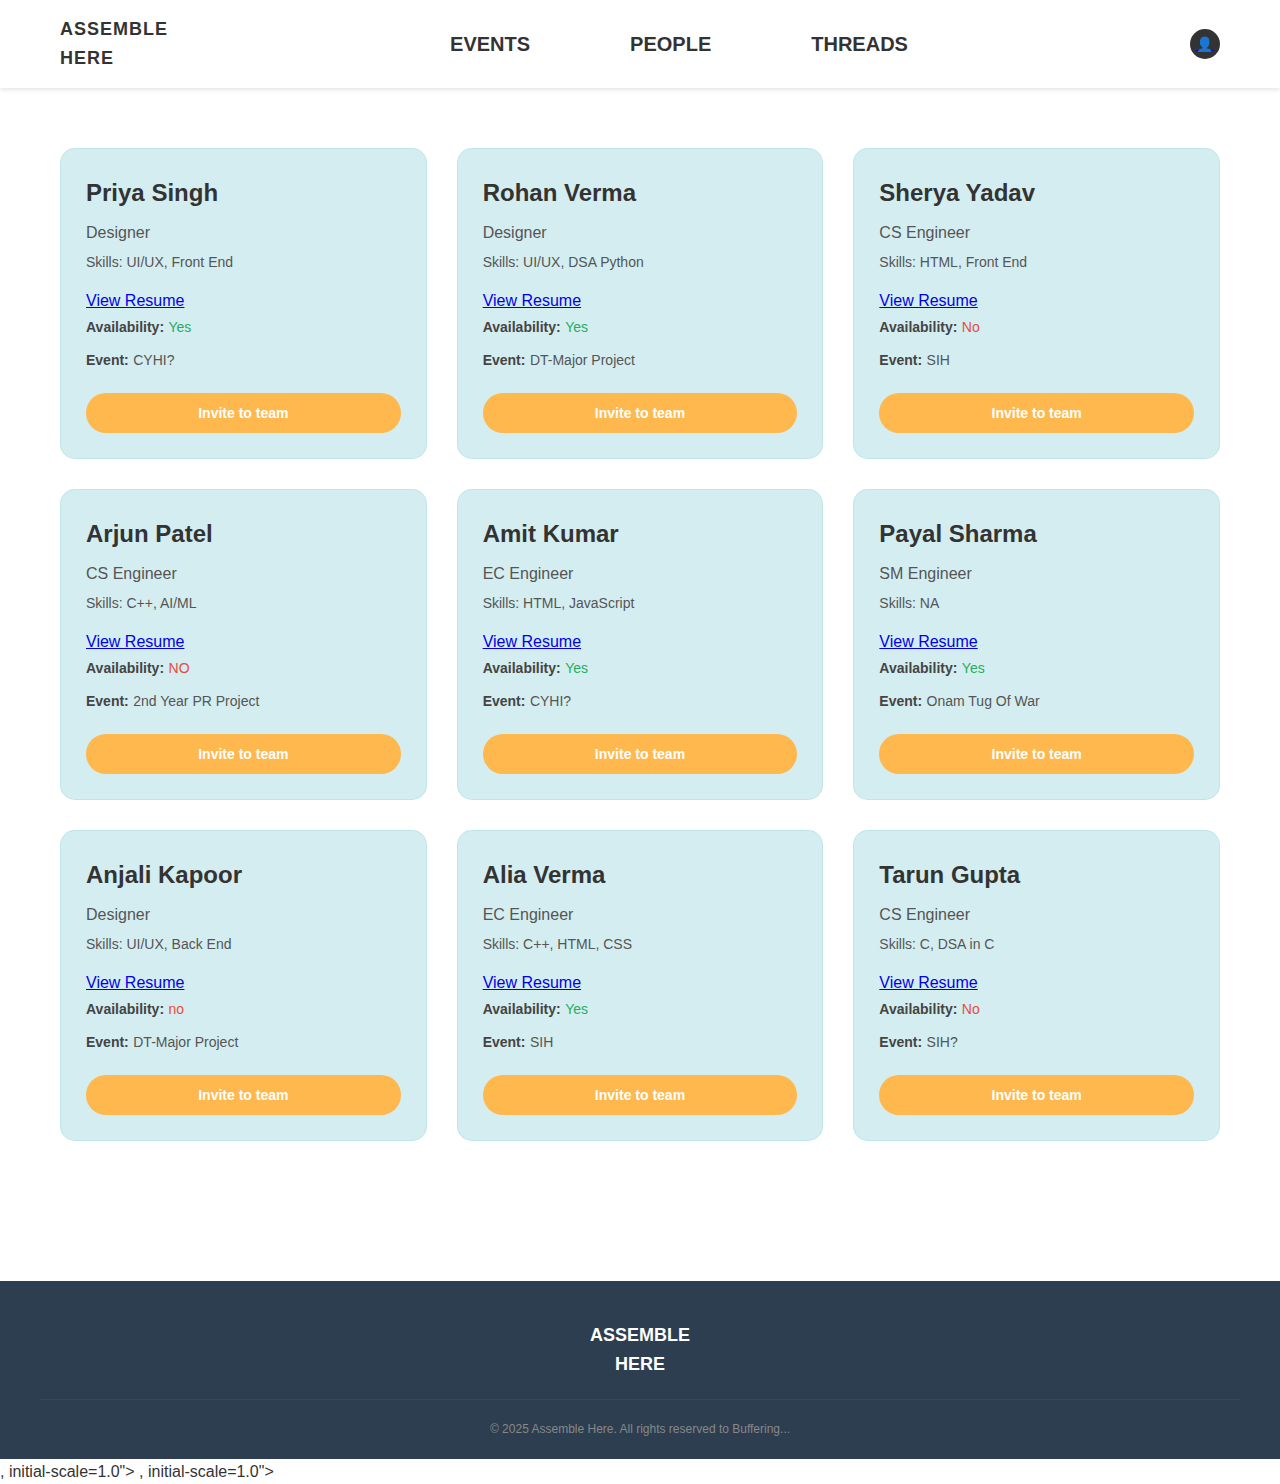
<file: People.html>
<!DOCTYPE html>
<html lang="en">
<head>
    <meta charset="UTF-8">
    <meta name="viewport" content="width=<!DOCTYPE html>
<html lang="en">
<head>
    <meta charset="UTF-8">
    <meta name="viewport" content="width=<!DOCTYPE html>
<html lang="en">
<head>
    <meta charset="UTF-8">
    <meta name="viewport" content="width=device-width, initial-scale=1.0">
    <title>People - Assemble Here</title>
    <style>
        * {
            margin: 0;
            padding: 0;
            box-sizing: border-box;
        }

        body {
            font-family: 'Arial', sans-serif;
            background-color: #fff;
            color: #333;
            line-height: 1.6;
        }

        /* Header */
          .header {
            background-color: white;
            padding: 15px 0;
            box-shadow: 0 2px 4px rgba(0,0,0,0.1);
        }

        .nav-container {
            max-width: 1200px;
            margin: 0 auto;
            display: flex;
            justify-content: space-between; /* Separate logo, links, and profile icon */
            align-items: center;
            padding: 0 20px;
            gap: 0; /* Remove extra gap between main nav items */
        }

        .logo {
            font-weight: 900;
            font-size: 18px;
            color: #333;
            letter-spacing: 1px;
        }

        .nav-links {
            display: flex;
            gap: 100px; /* Keep large gap between links */
            list-style: none;
            justify-content: center; /* Center links horizontally */
            align-items: center;
        }

        .nav-links a {
            text-decoration: none;
            color: #333;
            font-weight: 700; /* Increased for bolder text */
            font-size: 20px; /* Increased for larger text */
            transition: color 0.3s;
        }

        .nav-links a:hover {
            color: #70C5CE;
        }

        .profile-icon {
            width: 30px;
            height: 30px;
            background-color: #333;
            border-radius: 50%;
            display: flex;
            align-items: center;
            justify-content: center;
            color: white;
            font-size: 14px;
        }

        /* Main Content */
        .main-content {
            max-width: 1200px;
            margin: 0 auto;
            padding: 60px 20px;
        }

        /* Hero Section */
        .hero {
            background: #fff;
            /* Add other hero styles here if needed */
        }

        /* People Grid */
        .people-grid {
            display: grid;
            grid-template-columns: repeat(auto-fit, minmax(280px, 1fr));
            gap: 30px;
            margin-bottom: 80px;
        }

        .person-card {
            background-color: rgba(112, 197, 206, 0.3);
            border-radius: 15px;
            padding: 25px;
            transition: transform 0.3s, box-shadow 0.3s;
            border: 1px solid rgba(112, 197, 206, 0.2);
        }

        .person-card:hover {
            transform: translateY(-5px);
            box-shadow: 0 10px 25px rgba(0,0,0,0.1);
        }

        .person-name {
            font-size: 24px;
            font-weight: bold;
            color: #333;
            margin-bottom: 8px;
        }

        .person-role {
            color: #555;
            font-size: 16px;
            margin-bottom: 5px;
        }

        .person-skills {
            color: #555;
            font-size: 14px;
            margin-bottom: 15px;
            font-weight: 500;
        }

        .availability {
            margin-bottom: 8px;
        }

        .availability-label,
        .event-label {
            font-weight: 600;
            color: #444;
            font-size: 14px;
        }

        .availability-status {
            color: #555;
            font-size: 14px;
        }

        .availability-yes {
            color: #27ae60;
        }

        .availability-no {
            color: #e74c3c;
        }

        .event-info {
            margin-bottom: 20px;
        }

        .event-name {
            color: #555;
            font-size: 14px;
        }

        .invite-btn {
            background-color: #FFB84D;
            color: white;
            border: none;
            padding: 12px 25px;
            border-radius: 25px;
            font-size: 14px;
            font-weight: 600;
            cursor: pointer;
            transition: all 0.3s;
            width: 100%;
        }

        .invite-btn:hover {
            background-color: #e6a043;
            transform: translateY(-1px);
        }

        /* Footer */
        .footer {
            background-color: #2c3e50;
            color: white;
            padding: 40px 20px 20px;
        }

        .footer-content {
            max-width: 1200px;
            margin: 0 auto;
        }

        .footer-logo {
            font-size: 18px;
            font-weight: bold;
            margin-bottom: 20px;
            text-align: center;
        }

        .footer-projects {
            margin-bottom: 30px;
        }

        .project-link {
            display: flex;
            align-items: center;
            gap: 8px;
            color: #70C5CE;
            text-decoration: none;
            font-size: 14px;
            margin-bottom: 8px;
            transition: color 0.3s;
        }

        .project-link:hover {
            color: #5ab3bc;
        }

        .project-emoji {
            font-size: 16px;
        }

        .footer-bottom {
            border-top: 1px solid #444;
            padding-top: 20px;
            text-align: center;
            font-size: 12px;
            color: #888;
        }

        .footer-bottom .heart {
            color: #e74c3c;
            font-size: 14px;
        }

        .footer-copyright {
            font-size: 12px;
            color: #888;
            border-top: 1px solid #444;
            padding-top: 20px;
            text-align: center;
        }

        /* Responsive Design */
        @media (max-width: 768px) {
            .nav-links {
                display: none;
            }

            .people-grid {
                grid-template-columns: 1fr;
                gap: 20px;
            }

            .main-content {
                padding: 40px 15px;
            }

            .person-card {
                padding: 20px;
            }
        }

        @media (max-width: 480px) {
            .person-name {
                font-size: 20px;
            }

            .main-content {
                padding: 30px 10px;
            }
        }
    </style>
</head>
<body>
    <!-- Header -->
    <header class="header">
        <nav class="nav-container">
            <div class="logo">ASSEMBLE<br>HERE</div>
            <ul class="nav-links">
                <li><a href="index.html">EVENTS</a></li>
                <li><a href="people.html" class="active">PEOPLE</a></li>
                <li><a href="Thread.html">THREADS</a></li>
            </ul>
            <div class="profile-icon"><a href="Profile.html">👤</a></div>
        </nav>
    </header>

    <!-- Main Content -->
    <main class="main-content">
        <div class="people-grid">
            <!-- Person Card 1 -->
            <div class="person-card">
                <h3 class="person-name">Priya Singh</h3>
                <div class="person-role">Designer</div>
                <div class="person-skills">Skills: UI/UX, Front End</div>
                
                <a href="resumes/priya_resume.pdf" target="_blank" class="resume-link">View Resume</a>
                <div class="availability">
                    <span class="availability-label">Availability:</span>
                    <span class="availability-status availability-yes">Yes</span>
                </div>
                <div class="event-info">
                    <span class="event-label">Event:</span>
                    <span class="event-name">CYHI?</span>
                </div>
                <button class="invite-btn">Invite to team</button>
            </div>

            <!-- Person Card 2 -->
            <div class="person-card">
                <h3 class="person-name">Rohan Verma</h3>
                <div class="person-role">Designer</div>
                <div class="person-skills">Skills: UI/UX, DSA Python</div>
                
                <a href="resumes/rohan_resume.pdf" target="_blank" class="resume-link">View Resume</a> 
                <div class="availability">
                    <span class="availability-label">Availability:</span>
                    <span class="availability-status availability-yes">Yes</span>
                </div>
                <div class="event-info">
                    <span class="event-label">Event:</span>
                    <span class="event-name">DT-Major Project</span>
                </div>
                <button class="invite-btn">Invite to team</button>
            </div>

            <!-- Person Card 3 -->
            <div class="person-card">
                <h3 class="person-name">Sherya Yadav</h3>
                <div class="person-role">CS Engineer</div>
                <div class="person-skills">Skills: HTML, Front End</div>
                 
                <a href="resumes/Sherya.pdf" target="_blank" class="resume-link">View Resume</a>
                <div class="availability">
                    <span class="availability-label">Availability:</span>
                    <span class="availability-status availability-no">No</span>
                </div>
                <div class="event-info">
                    <span class="event-label">Event:</span>
                    <span class="event-name">SIH</span>
                </div>
                <button class="invite-btn">Invite to team</button>
            </div>

            <!-- Person Card 4 -->
            <div class="person-card">
                <h3 class="person-name">Arjun Patel</h3>
                <div class="person-role">CS Engineer</div>
                <div class="person-skills">Skills: C++, AI/ML</div>
                 
                <a href="resumes/arjun_resume.pdf" target="_blank" class="resume-link">View Resume</a>
                <div class="availability">
                    <span class="availability-label">Availability:</span>
                    <span class="availability-status availability-no">NO</span>
                </div>
                <div class="event-info">
                    <span class="event-label">Event:</span>
                    <span class="event-name">2nd Year PR Project</span>
                </div>
                <button class="invite-btn">Invite to team</button>
            </div>

            <!-- Person Card 5 -->
            <div class="person-card">
                <h3 class="person-name">Amit Kumar</h3>
                <div class="person-role">EC Engineer</div>
                <div class="person-skills">Skills: HTML, JavaScript</div>
                 
                <a href="resumes/amit_resume.pdf" target="_blank" class="resume-link">View Resume</a>
                <div class="availability">
                    <span class="availability-label">Availability:</span>
                    <span class="availability-status availability-yes">Yes</span>
                </div>
                <div class="event-info">
                    <span class="event-label">Event:</span>
                    <span class="event-name">CYHI?</span>
                </div>
                <button class="invite-btn">Invite to team</button>
            </div>

            <!-- Person Card 6 -->
            <div class="person-card">
                <h3 class="person-name">Payal Sharma</h3>
                <div class="person-role">SM Engineer</div>
                <div class="person-skills">Skills: NA</div>
                 
                <a href="resumes/payal_resume.pdf" target="_blank" class="resume-link">View Resume</a>
                <div class="availability">
                    <span class="availability-label">Availability:</span>
                    <span class="availability-status availability-yes">Yes</span>
                </div>
                <div class="event-info">
                    <span class="event-label">Event:</span>
                    <span class="event-name">Onam Tug Of War</span>
                </div>
                <button class="invite-btn">Invite to team</button>
            </div>

            <!-- Person Card 7 -->
            <div class="person-card">
                <h3 class="person-name">Anjali Kapoor</h3>
                <div class="person-role">Designer</div>
                <div class="person-skills">Skills: UI/UX, Back End</div>
                 
                <a href="resumes/anjali_resume.pdf" target="_blank" class="resume-link">View Resume</a>
                <div class="availability">
                    <span class="availability-label">Availability:</span>
                    <span class="availability-status availability-no">no</span>
                </div>
                <div class="event-info">
                    <span class="event-label">Event:</span>
                    <span class="event-name">DT-Major Project</span>
                </div>
                <button class="invite-btn">Invite to team</button>
            </div>

            <!-- Person Card 8 -->
            <div class="person-card">
                <h3 class="person-name">Alia Verma</h3>
                <div class="person-role">EC Engineer</div>
                <div class="person-skills">Skills: C++, HTML, CSS</div>
                 
                <a href="resumes/alia_resume.pdf" target="_blank" class="resume-link">View Resume</a>
                <div class="availability">
                    <span class="availability-label">Availability:</span>
                    <span class="availability-status availability-yes">Yes</span>
                </div>
                <div class="event-info">
                    <span class="event-label">Event:</span>
                    <span class="event-name">SIH</span>
                </div>
                <button class="invite-btn">Invite to team</button>
            </div>

            <!-- Person Card 9 -->
            <div class="person-card">
                <h3 class="person-name">Tarun Gupta</h3>
                <div class="person-role">CS Engineer</div>
                <div class="person-skills">Skills: C, DSA in C</div>
                 
                <a href="resumes/tarun_resume.pdf" target="_blank" class="resume-link">View Resume</a>
                <div class="availability">
                    <span class="availability-label">Availability:</span>
                    <span class="availability-status availability-no">No</span>
                </div>
                <div class="event-info">
                    <span class="event-label">Event:</span>
                    <span class="event-name">SIH?</span>
                </div>
                <button class="invite-btn">Invite to team</button>
            </div>
        </div>
    </main>

    <!-- Footer -->
    <footer class="footer">
        <div class="footer-content">
            <div class="footer-logo">ASSEMBLE<br>HERE</div>
            <div class="footer-copyright">
                © 2025 Assemble Here. All rights reserved to Buffering...
            </div>
        </div>
    </footer>

    <script>
         // Required skills for ranking (can be dynamic per event)
        const eventSkills = ["UI/UX", "Front End", "DSA", "Python", "C++"];

        

        // Add click handlers for invite buttons
        document.querySelectorAll('.invite-btn').forEach(button => {
            button.addEventListener('click', function() {
                const personName = this.parentElement.querySelector('.person-name').textContent;
                const eventName = this.parentElement.querySelector('.event-name').textContent;
                alert(Invitation sent to ${personName} for ${eventName}!);
                
                // Optional: Change button text temporarily
                const originalText = this.textContent;
                this.textContent = 'Invited!';
                this.style.backgroundColor = '#27ae60';
                
                setTimeout(() => {
                    this.textContent = originalText;
                    this.style.backgroundColor = '#FFB84D';
                }, 2000);
            });
        });

        // Smooth scrolling for any anchor links
        document.querySelectorAll('a[href^="#"]').forEach(anchor => {
            anchor.addEventListener('click', function (e) {
                e.preventDefault();
                const target = document.querySelector(this.getAttribute('href'));
                if (target) {
                    target.scrollIntoView({
                        behavior: 'smooth',
                        block: 'start'
                    });
                }
            });
        });

        // Add smooth scrolling for nav links
        document.querySelectorAll('.nav-links a').forEach(anchor => {
            anchor.addEventListener('click', function (e) {
                const href = this.getAttribute('href');
                if (href.startsWith('#')) {
                    e.preventDefault();
                    const target = document.querySelector(href);
                    if (target) {
                        target.scrollIntoView({ behavior: 'smooth', block: 'start' });
                    }
                } else {
                    window.location.href = href;
                }
            });
        });

        // Add some entrance animation
        window.addEventListener('load', function() {
            const cards = document.querySelectorAll('.person-card');
            cards.forEach((card, index) => {
                card.style.opacity = '0';
                card.style.transform = 'translateY(20px)';
                
                setTimeout(() => {
                    card.style.transition = 'opacity 0.6s, transform 0.6s';
                    card.style.opacity = '1';
                    card.style.transform = 'translateY(0)';
                }, index * 100);
            });
        });
    </script>
</body>
</html>, initial-scale=1.0">
    <title>Document</title>
</head>
<body>
    
</body>
</html>, initial-scale=1.0">
    <title>Document</title>
</head>
<body>
    
</body>
</html>
</file>
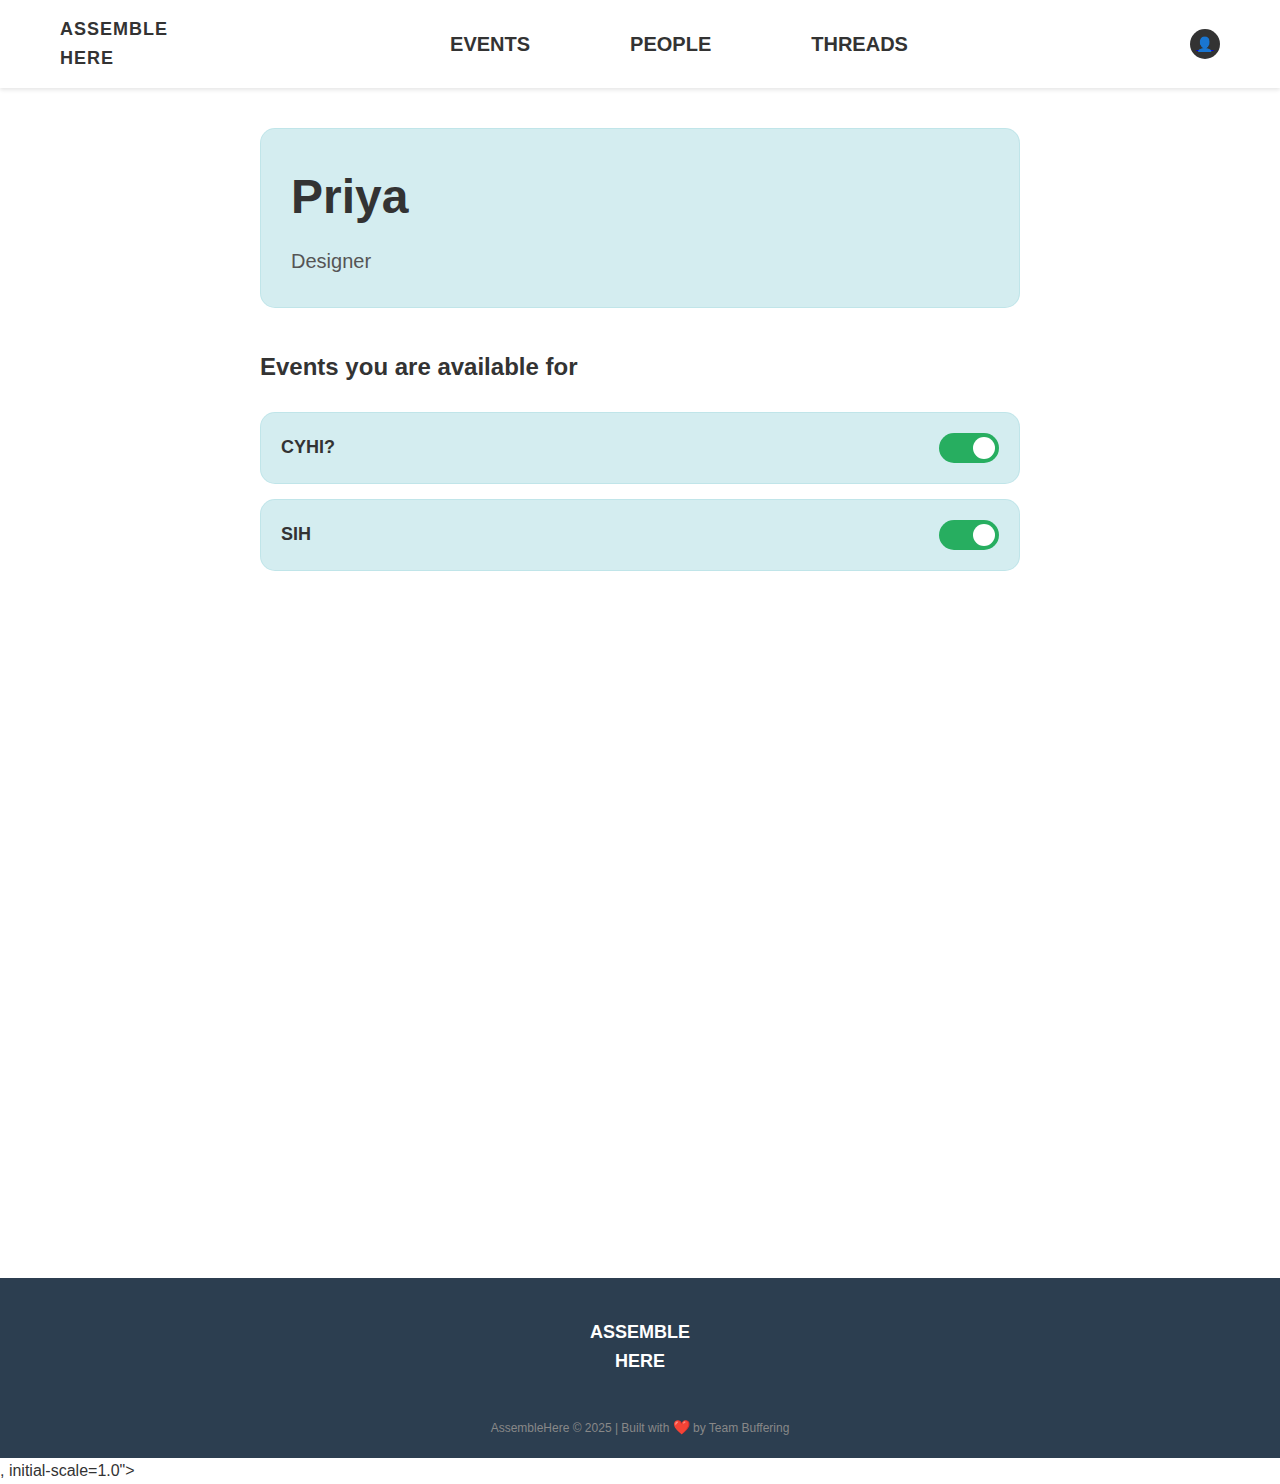
<file: Profile.html>
<!DOCTYPE html>
<html lang="en">
<head>
    <meta charset="UTF-8">
    <meta name="viewport" content="width=<!DOCTYPE html>
<html lang="en">
<head>
    <meta charset="UTF-8">
    <meta name="viewport" content="width=device-width, initial-scale=1.0">
    <title>Profile - Assemble Here</title>
    <link rel="stylesheet" href="Profile.css">
</head>
<body>
    <!-- Header -->
<header class="header">
        <nav class="nav-container">
            <div class="logo">ASSEMBLE<br>HERE</div>
            <ul class="nav-links">
                <li><a href="Index.html">EVENTS</a></li>
                <li><a href="people.html" class="active">PEOPLE</a></li>
                <li><a href="Thread.html">THREADS</a></li>
            </ul>
           <div class="profile-icon"><a href="Profile.html">👤</a></div>
        </nav>
    </header>

    <!-- Success Message -->
    <div class="success-message" id="successMessage"></div>

    <!-- Main Content -->
    <main class="main-content">
        <!-- Profile Header -->
        <section class="profile-header">
            <div class="profile-name">Priya</div>
            <div class="profile-role">Designer</div>
        </section>

        <!-- Available Events Section -->
        <section class="available-events">
            <h2 class="section-title">Events you are available for</h2>
            
            <div class="event-item">
                <div class="event-name">CYHI?</div>
                <label class="toggle-switch">
                    <input type="checkbox" checked data-event="CYHI?">
                    <span class="slider"></span>
                </label>
            </div>

            <div class="event-item">
                <div class="event-name">SIH</div>
                <label class="toggle-switch">
                    <input type="checkbox" checked data-event="SIH">
                    <span class="slider"></span>
                </label>
            </div>
        </section>

        <!-- Resume Section -->
        <section class="resume-section">
            <h2 class="section-title">Add your resume/portfolio:</h2>
            <div class="resume-upload" onclick="document.getElementById('resumeInput').click()">
                <div class="resume-text" id="resumeText">Click to upload resume/portfolio</div>
                <input type="file" id="resumeInput" class="resume-input" accept=".pdf,.doc,.docx">
            </div>
        </section>

        <!-- Organize Event Section -->
        <section class="organize-event">
            <h2 class="section-title">Organize a event:</h2>
            
            <div class="event-card">
                <div class="event-card-title">DT- Major Project</div>
                <div class="event-card-date">Sem Long</div>
                <div class="event-card-location">Design Studio</div>
                <div class="event-card-description">Design Thinking (elective) sem long project, team of 6.</div>
                <button class="manage-btn">Manage Event</button>
                
                <div class="add-event-btn" id="addEventBtn">+</div>
            </div>
        </section>
    </main>

    <!-- Create Event Modal -->
    <div id="createEventModal" class="modal">
        <div class="modal-content">
            <span class="close">&times;</span>
            <h3>Create New Event</h3>
            
            <form id="eventForm">
                <div class="form-group">
                    <label class="form-label">Event Name:</label>
                    <input type="text" class="form-input" id="eventName" required>
                </div>
                
                <div class="form-group">
                    <label class="form-label">Date:</label>
                    <input type="text" class="form-input" id="eventDate" required>
                </div>
                
                <div class="form-group">
                    <label class="form-label">Location:</label>
                    <input type="text" class="form-input" id="eventLocation" required>
                </div>
                
                <div class="form-group">
                    <label class="form-label">Description:</label>
                    <textarea class="form-textarea" id="eventDescription" required></textarea>
                </div>
                
                <div class="form-group">
                    <label class="form-label">Team Size:</label>
                    <input type="text" class="form-input" id="teamSize" required>
                </div>
            </form>
            
            <div class="modal-buttons">
                <button class="modal-btn cancel" id="cancelBtn">Cancel</button>
                <button class="modal-btn create" id="createBtn">Create Event</button>
            </div>
        </div>
    </div>

    <!-- Footer -->
    <footer class="footer">
        <div class="footer-content">
            <div class="footer-logo">ASSEMBLE<br>HERE</div>
            <div class="footer-bottom">
                AssembleHere © 2025 | Built with <span class="heart">❤️</span> by Team Buffering
            </div>
        </div>
    </footer>

    <script>
        // Modal functionality
        const modal = document.getElementById('createEventModal');
        const addEventBtn = document.getElementById('addEventBtn');
        const closeBtn = document.querySelector('.close');
        const cancelBtn = document.getElementById('cancelBtn');
        const createBtn = document.getElementById('createBtn');

        // Open modal
        addEventBtn.onclick = function() {
            modal.style.display = 'block';
        }

        // Close modal
        closeBtn.onclick = function() {
            modal.style.display = 'none';
        }

        cancelBtn.onclick = function() {
            modal.style.display = 'none';
        }

        window.onclick = function(event) {
            if (event.target === modal) {
                modal.style.display = 'none';
            }
        }

        // Create event
        createBtn.onclick = function() {
            const eventName = document.getElementById('eventName').value;
            const eventDate = document.getElementById('eventDate').value;
            const eventLocation = document.getElementById('eventLocation').value;
            const eventDescription = document.getElementById('eventDescription').value;
            const teamSize = document.getElementById('teamSize').value;

            if (!eventName || !eventDate || !eventLocation || !eventDescription || !teamSize) {
                alert('Please fill in all fields');
                return;
            }

            // Create new event card (simplified for demo)
            showSuccessMessage(`Event "${eventName}" created successfully!`);
            modal.style.display = 'none';
            
            // Clear form
            document.getElementById('eventForm').reset();
        }

        // Toggle switches
        document.querySelectorAll('.toggle-switch input').forEach(toggle => {
            toggle.addEventListener('change', function() {
                const eventName = this.getAttribute('data-event');
                const isAvailable = this.checked;
                
                if (isAvailable) {
                    showSuccessMessage(`You are now available for ${eventName}!`);
                } else {
                    showSuccessMessage(`You are no longer available for ${eventName}.`);
                }
            });
        });

        // Resume upload
        document.getElementById('resumeInput').addEventListener('change', function() {
            if (this.files && this.files[0]) {
                const fileName = this.files[0].name;
                document.getElementById('resumeText').textContent = `Uploaded: ${fileName}`;
                showSuccessMessage('Resume/Portfolio uploaded successfully!');
            }
        });

        // Success message function
        function showSuccessMessage(message) {
            const successMsg = document.getElementById('successMessage');
            successMsg.textContent = message;
            successMsg.style.display = 'block';
            
            setTimeout(() => {
                successMsg.style.display = 'none';
            }, 4000);
        }

        // Add entrance animations
        window.addEventListener('load', function() {
            const sections = document.querySelectorAll('.profile-header, .available-events, .resume-section, .organize-event');
            sections.forEach((section, index) => {
                section.style.opacity = '0';
                section.style.transform = 'translateY(20px)';
                
                setTimeout(() => {
                    section.style.transition = 'opacity 0.6s, transform 0.6s';
                    section.style.opacity = '1';
                    section.style.transform = 'translateY(0)';
                }, index * 200 + 300);
            });
        });
    </script>
</body>
</html>, initial-scale=1.0">
    <title>Document</title>
</head>
<body>
    
</body>
</html>
</file>
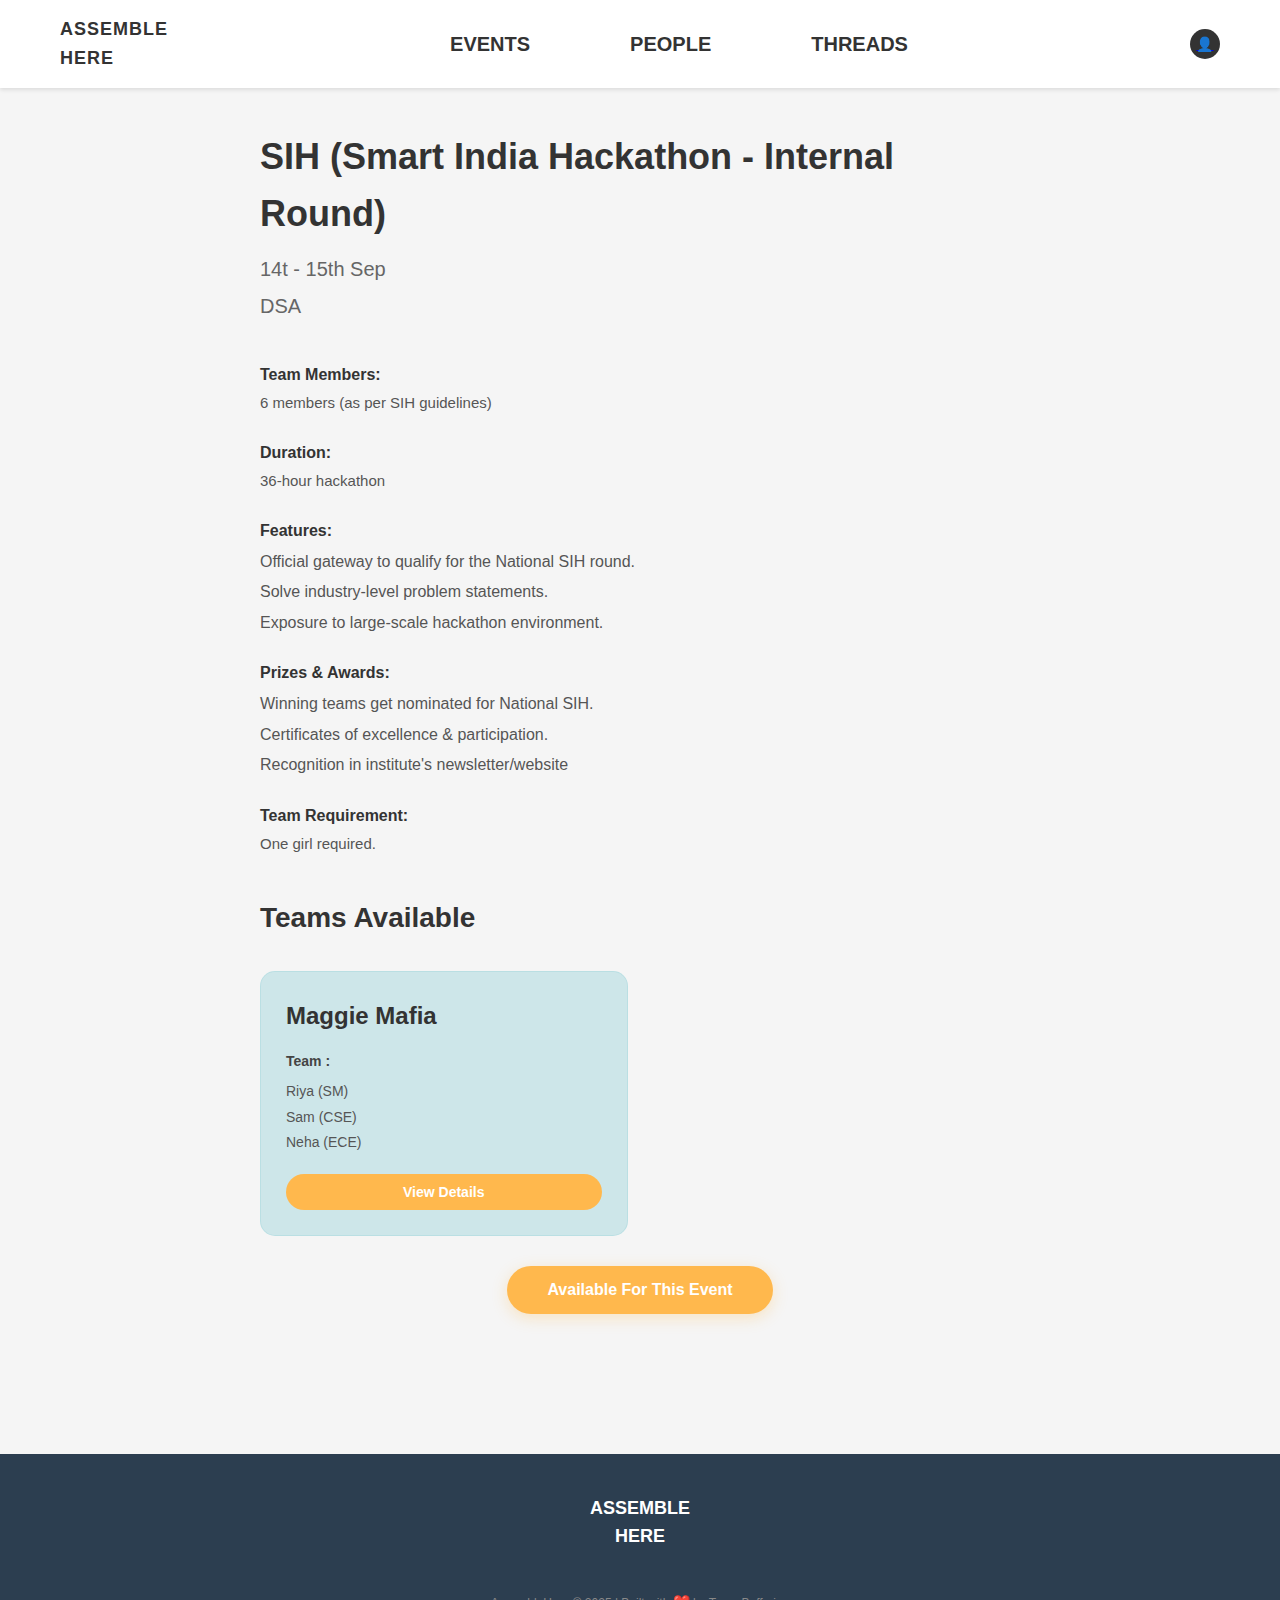
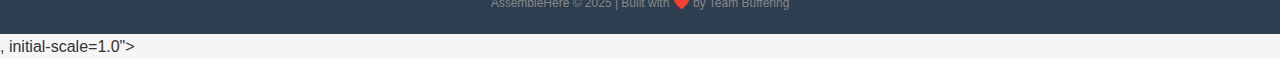
<file: SHI.html>
<!DOCTYPE html>
<html lang="en">
<head>
    <meta charset="UTF-8">
    <meta name="viewport" content="width=<!DOCTYPE html>
<html lang="en">
<head>
    <meta charset="UTF-8">
    <meta name="viewport" content="width=device-width, initial-scale=1.0">
    <title>SIH (Smart India Hackathon) - Assemble Here</title>
    <style>
        * {
            margin: 0;
            padding: 0;
            box-sizing: border-box;
        }

        body {
            font-family: 'Arial', sans-serif;
            background-color: #f5f5f5;
            color: #333;
            line-height: 1.6;
        }

        /* Header */
         .header {
            background-color: white;
            padding: 15px 0;
            box-shadow: 0 2px 4px rgba(0,0,0,0.1);
        }

        .nav-container {
            max-width: 1200px;
            margin: 0 auto;
            display: flex;
            justify-content: space-between; /* Separate logo, links, and profile icon */
            align-items: center;
            padding: 0 20px;
            gap: 0; /* Remove extra gap between main nav items */
        }

        .logo {
            font-weight: 900;
            font-size: 18px;
            color: #333;
            letter-spacing: 1px;
        }

        .nav-links {
            display: flex;
            gap: 100px; /* Keep large gap between links */
            list-style: none;
            justify-content: center; /* Center links horizontally */
            align-items: center;
        }

        .nav-links a {
            text-decoration: none;
            color: #333;
            font-weight: 700; /* Increased for bolder text */
            font-size: 20px; /* Increased for larger text */
            transition: color 0.3s;
        }

        .nav-links a:hover {
            color: #70C5CE;
        }
        
        .profile-icon {
            width: 30px;
            height: 30px;
            background-color: #333;
            border-radius: 50%;
            display: flex;
            align-items: center;
            justify-content: center;
            color: white;
            font-size: 14px;
        }

        /* Main Content */
        .main-content {
            max-width: 800px;
            margin: 0 auto;
            padding: 40px 20px;
        }

        /* Event Header */
        .event-header {
            margin-bottom: 40px;
        }

        .event-title {
            font-size: 36px;
            font-weight: bold;
            color: #333;
            margin-bottom: 10px;
        }

        .event-date {
            font-size: 20px;
            color: #666;
            margin-bottom: 5px;
        }

        .event-location {
            font-size: 20px;
            color: #666;
            margin-bottom: 30px;
        }

        /* Event Info */
        .event-info {
            margin-bottom: 40px;
        }

        .info-section {
            margin-bottom: 25px;
        }

        .info-label {
            font-weight: bold;
            color: #333;
            margin-bottom: 5px;
            font-size: 16px;
        }

        .info-content {
            color: #555;
            font-size: 15px;
            line-height: 1.5;
        }

        .info-list {
            list-style: none;
            padding-left: 0;
        }

        .info-list li {
            margin-bottom: 5px;
            color: #555;
        }

        /* Teams Section */
        .teams-section {
            margin-bottom: 40px;
        }

        .section-title {
            font-size: 28px;
            font-weight: bold;
            color: #333;
            margin-bottom: 30px;
        }

        .teams-grid {
            display: grid;
            grid-template-columns: repeat(auto-fit, minmax(280px, 1fr));
            gap: 25px;
            margin-bottom: 30px;
        }

        .team-card {
            background-color: rgba(112, 197, 206, 0.3);
            border-radius: 15px;
            padding: 25px;
            border: 1px solid rgba(112, 197, 206, 0.2);
            transition: transform 0.3s, box-shadow 0.3s;
        }

        .team-card:hover {
            transform: translateY(-3px);
            box-shadow: 0 8px 20px rgba(0,0,0,0.1);
        }

        .team-name {
            font-size: 24px;
            font-weight: bold;
            color: #333;
            margin-bottom: 15px;
        }

        .team-label {
            font-weight: 600;
            color: #444;
            margin-bottom: 8px;
            font-size: 14px;
        }

        .team-members {
            margin-bottom: 20px;
        }

        .member-list {
            list-style: none;
            padding: 0;
        }

        .member-list li {
            color: #555;
            font-size: 14px;
            margin-bottom: 3px;
        }

        .join-team-btn {
            background-color: #FFB84D;
            color: white;
            border: none;
            padding: 10px 20px;
            border-radius: 20px;
            font-size: 14px;
            font-weight: 600;
            cursor: pointer;
            width: 100%;
            transition: all 0.3s;
        }

        .join-team-btn:hover {
            background-color: #e6a043;
            transform: translateY(-1px);
        }

        .join-team-btn.requested {
            background-color: #27ae60;
        }

        /* Available Button */
        .available-btn {
            background-color: #FFB84D;
            color: white;
            border: none;
            padding: 15px 40px;
            border-radius: 30px;
            font-size: 16px;
            font-weight: 600;
            cursor: pointer;
            display: block;
            margin: 0 auto;
            transition: all 0.3s;
            box-shadow: 0 4px 15px rgba(255, 184, 77, 0.3);
        }

        .available-btn:hover {
            background-color: #e6a043;
            transform: translateY(-2px);
            box-shadow: 0 6px 20px rgba(255, 184, 77, 0.4);
        }

        .available-btn.active {
            background-color: #27ae60;
            box-shadow: 0 4px 15px rgba(39, 174, 96, 0.3);
        }

        /* Footer */
        .footer {
            background-color: #2c3e50;
            color: white;
            padding: 40px 20px 20px;
            margin-top: 60px;
        }

        .footer-content {
            max-width: 1200px;
            margin: 0 auto;
            text-align: center;
        }

        .footer-logo {
            font-size: 18px;
            font-weight: bold;
            margin-bottom: 40px;
        }

        .footer-bottom {
            font-size: 12px;
            color: #888;
        }

        .footer-bottom .heart {
            color: #e74c3c;
            font-size: 14px;
        }

        /* Modal */
        .modal {
            display: none;
            position: fixed;
            z-index: 1000;
            left: 0;
            top: 0;
            width: 100%;
            height: 100%;
            background-color: rgba(0,0,0,0.5);
        }

        .modal-content {
            background-color: white;
            margin: 15% auto;
            padding: 30px;
            border-radius: 15px;
            width: 90%;
            max-width: 500px;
            text-align: center;
        }

        .modal h3 {
            margin-bottom: 15px;
            color: #333;
        }

        .modal p {
            margin-bottom: 20px;
            color: #666;
        }

        .modal-buttons {
            display: flex;
            gap: 15px;
            justify-content: center;
        }

        .modal-btn {
            padding: 10px 25px;
            border: none;
            border-radius: 20px;
            font-weight: 600;
            cursor: pointer;
            transition: all 0.3s;
        }

        .modal-btn.confirm {
            background-color: #27ae60;
            color: white;
        }

        .modal-btn.cancel {
            background-color: #e74c3c;
            color: white;
        }

        .close {
            color: #aaa;
            float: right;
            font-size: 28px;
            font-weight: bold;
            cursor: pointer;
            line-height: 1;
            margin-top: -10px;
        }

        .close:hover {
            color: #333;
        }

        /* Success Message */
        .success-message {
            background-color: #27ae60;
            color: white;
            padding: 15px;
            border-radius: 8px;
            margin-bottom: 20px;
            text-align: center;
            display: none;
            animation: slideDown 0.3s ease;
        }

        @keyframes slideDown {
            from {
                opacity: 0;
                transform: translateY(-10px);
            }
            to {
                opacity: 1;
                transform: translateY(0);
            }
        }

        /* Responsive Design */
        @media (max-width: 768px) {
            .nav-links {
                display: none;
            }

            .main-content {
                padding: 30px 15px;
            }

            .event-title {
                font-size: 28px;
            }

            .event-date,
            .event-location {
                font-size: 18px;
            }

            .teams-grid {
                grid-template-columns: 1fr;
            }

            .modal-content {
                margin: 30% auto;
                padding: 20px;
            }
        }
    </style>
</head>
<body>
    <!-- Header -->
    <header class="header">
        <nav class="nav-container">
            <div class="logo">ASSEMBLE<br>HERE</div>
            <ul class="nav-links">
                <li><a href="index.html" class="active">EVENTS</a></li>
                <li><a href="people.html">PEOPLE</a></li>
                <li><a href="threads.html">THREADS</a></li>
            </ul>
            <div class="profile-icon"><a href="Profile.html">👤</a></div>
        </nav>
    </header>

    <!-- Success Message -->
    <div class="success-message" id="successMessage"></div>

    <!-- Main Content -->
    <main class="main-content">
        <!-- Event Header -->
        <section class="event-header">
            <h1 class="event-title">SIH (Smart India Hackathon - Internal Round)</h1>
            <div class="event-date">14t - 15th Sep</div>
            <div class="event-location">DSA</div>
        </section>

        <!-- Event Info -->
        <section class="event-info">
            <div class="info-section">
                <div class="info-label">Team Members:</div>
                <div class="info-content">6 members (as per SIH guidelines)</div>
            </div>
            <div class="info-section">
                <div class="info-label">Duration:</div>
                <div class="info-content">36-hour hackathon</div>
            </div>
            <div class="info-section">
                <div class="info-label">Features:</div>
                <ul class="info-list">
                    <li>Official gateway to qualify for the National SIH round.</li>
                    <li>Solve industry-level problem statements.</li>
                    <li>Exposure to large-scale hackathon environment.</li>
                </ul>
            </div>
            <div class="info-section">
                <div class="info-label">Prizes & Awards:</div>
                <ul class="info-list">
                    <li>Winning teams get nominated for National SIH.</li>
                    <li>Certificates of excellence & participation.</li>
                    <li>Recognition in institute's newsletter/website</li>
                </ul>
            </div>
            <div class="info-section">
                <div class="info-label">Team Requirement:</div>
                <div class="info-content">One girl required.</div>
            </div>
        </section>

        <!-- Teams Section -->
        <section class="teams-section">
            <h2 class="section-title">Teams Available</h2>
            <div class="teams-grid">
                <div class="team-card">
                    <div class="team-name">Maggie Mafia</div>
                    <div class="team-members">
                        <div class="team-label">Team :</div>
                        <ul class="member-list">
                            <li>Riya (SM)</li>
                            <li>Sam (CSE)</li>
                            <li>Neha (ECE)</li>
                        </ul>
                    </div>
                    <button class="join-team-btn" data-team="Maggie Mafia">View Details</button>
                </div>
                
                <div class="team-card">
                    <div class="team-name">Code Wizards</div>
                    <div class="team-members">
                        <div class="team-label">Team :</div>
                        <ul class="member-list">
                            <li>Tanvi (Design)</li>
                            <li>Arjun (CSE)</li>
                            <li>Priya (Mech)</li>
                        </ul>
                    </div>
                    <button class="join-team-btn" data-team="Code Wizards">View Details</button>
                </div>
            </div>
            <button class="available-btn" id="availableBtn">Available For This Event</button>
        </section>
    </main>

    <!-- Join Team Modal -->
    <div id="joinModal" class="modal">
        <div class="modal-content">
            <span class="close">&times;</span>
            <h3>Join Team Request</h3>
            <p id="modalMessage"></p>
            <div class="modal-buttons">
                <button class="modal-btn confirm" id="confirmJoin">Send Request</button>
                <button class="modal-btn cancel" id="cancelJoin">Cancel</button>
            </div>
        </div>
    </div>

    <!-- Footer -->
    <footer class="footer">
        <div class="footer-content">
            <div class="footer-logo">ASSEMBLE<br>HERE</div>
            <div class="footer-bottom">
                AssembleHere © 2025 | Built with <span class="heart">❤️</span> by Team Buffering
            </div>
        </div>
    </footer>

    <script>
        // Modal functionality
        const modal = document.getElementById('joinModal');
        const closeBtn = document.querySelector('.close');
        const confirmBtn = document.getElementById('confirmJoin');
        const cancelBtn = document.getElementById('cancelJoin');
        let selectedTeam = '';

        // Join team buttons
        document.addEventListener('click', function(e) {
            if (e.target.classList.contains('join-team-btn') && e.target.textContent === 'View Details') {
                selectedTeam = e.target.getAttribute('data-team');
                document.getElementById('modalMessage').textContent = 
                    `Do you want to send a join request to ${selectedTeam}?`;
                modal.style.display = 'block';
            }
        });

        // Close modal
        closeBtn.onclick = function() {
            modal.style.display = 'none';
        }

        cancelBtn.onclick = function() {
            modal.style.display = 'none';
        }

        window.onclick = function(event) {
            if (event.target === modal) {
                modal.style.display = 'none';
            }
        }

        // Confirm join
        confirmBtn.onclick = function() {
            modal.style.display = 'none';
            showSuccessMessage(`Join request sent to ${selectedTeam}!`);
            
            // Update button
            const buttons = document.querySelectorAll(`[data-team="${selectedTeam}"]`);
            buttons.forEach(btn => {
                btn.textContent = 'Request Sent';
                btn.classList.add('requested');
                btn.disabled = true;
            });
        }

        // Available button functionality
        document.getElementById('availableBtn').addEventListener('click', function() {
            if (this.textContent === 'Available For This Event') {
                this.textContent = 'You are Available';
                this.classList.add('active');
                showSuccessMessage('You are now available for this event! Others can see you in the People section.');
            } else {
                this.textContent = 'Available For This Event';
                this.classList.remove('active');
                showSuccessMessage('You are no longer available for this event.');
            }
        });

        // Success message function
        function showSuccessMessage(message) {
            const successMsg = document.getElementById('successMessage');
            successMsg.textContent = message;
            successMsg.style.display = 'block';
            
            setTimeout(() => {
                successMsg.style.display = 'none';
            }, 4000);
        }

        // Add entrance animations
        window.addEventListener('load', function() {
            const cards = document.querySelectorAll('.team-card');
            cards.forEach((card, index) => {
                card.style.opacity = '0';
                card.style.transform = 'translateY(20px)';
                
                setTimeout(() => {
                    card.style.transition = 'opacity 0.6s, transform 0.6s';
                    card.style.opacity = '1';
                    card.style.transform = 'translateY(0)';
                }, index * 200 + 500);
            });
        });
    </script>
</body>
</html>, initial-scale=1.0">
    <title>Document</title>
</head>
<body>
    
</body>
</html>
</file>
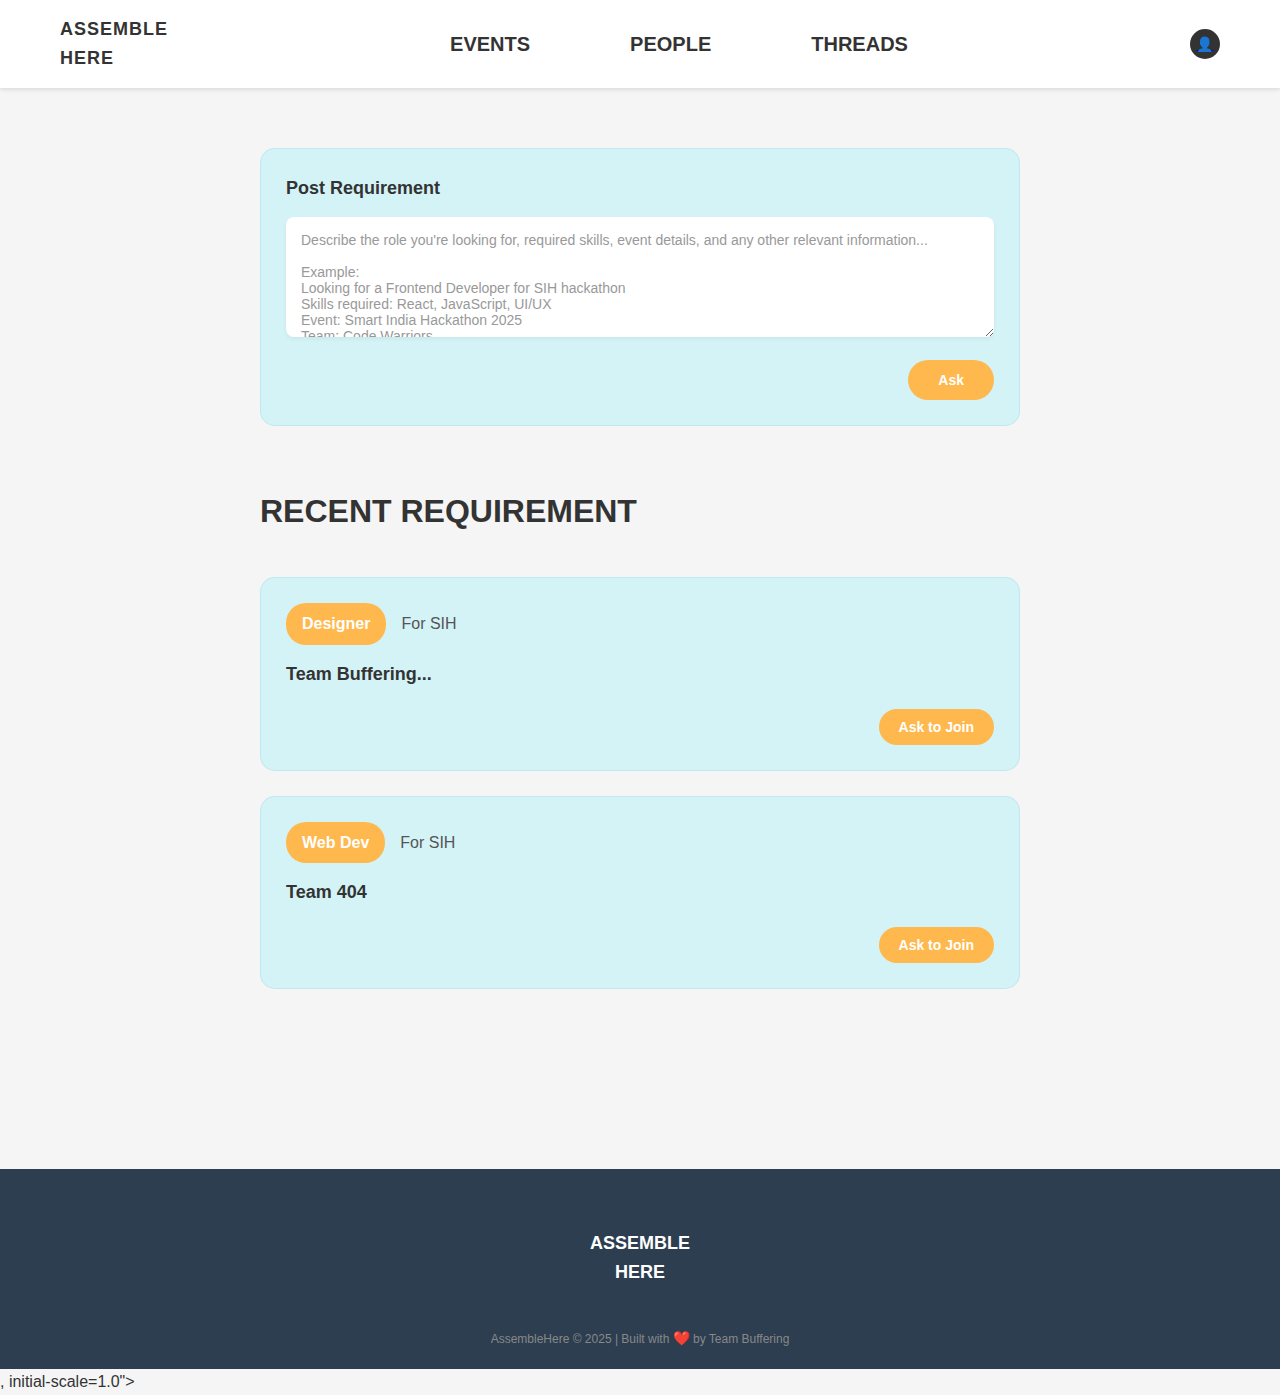
<file: Thread.html>
<!DOCTYPE html>
<html lang="en">
<head>
    <meta charset="UTF-8">
    <meta name="viewport" content="width=<!DOCTYPE html>
<html lang="en">
<head>
    <meta charset="UTF-8">
    <meta name="viewport" content="width=device-width, initial-scale=1.0">
    <title>Threads - Assemble Here</title>
    <link rel="stylesheet" href="thread.css">
</head>
<body>
    <!-- Header -->
     <header class="header">
        <nav class="nav-container">
            <div class="logo">ASSEMBLE<br>HERE</div>
            <ul class="nav-links">
                <li><a href="Index.html">EVENTS</a></li>
                <li><a href="People.html">PEOPLE</a></li>
                <li><a href="Thread.html">THREADS</a></li>
            </ul>
            <div class="profile-icon"><a href="Profile.html">👤</a></div>
        </nav>
    </header>

    <!-- Main Content -->
    <main class="main-content">
        <!-- Post Requirement Section -->
        <section class="post-section">
            <h2 class="post-title">Post Requirement</h2>
            <div class="success-message" id="successMessage">
                Your requirement has been posted successfully!
            </div>
            <textarea 
                class="post-input" 
                id="requirementInput"
                placeholder="Describe the role you're looking for, required skills, event details, and any other relevant information...&#10;&#10;Example:&#10;Looking for a Frontend Developer for SIH hackathon&#10;Skills required: React, JavaScript, UI/UX&#10;Event: Smart India Hackathon 2025&#10;Team: Code Warriors"
            ></textarea>
            <div class="clearfix">
                <button class="ask-btn" id="postBtn">Ask</button>
            </div>
        </section>

        <!-- Recent Requirements Section -->
        <section class="recent-section">
            <h2 class="section-title">RECENT REQUIREMENT</h2>
            
            <!-- Requirement Card 1 -->
            <div class="requirement-card">
                <div class="requirement-header">
                    <span class="role-tag">Designer</span>
                    <span class="event-info">For SIH</span>
                </div>
                <div class="team-name">Team Buffering...</div>
                <div class="clearfix">
                    <button class="join-btn">Ask to Join</button>
                </div>
            </div>

            <!-- Requirement Card 2 -->
            <div class="requirement-card">
                <div class="requirement-header">
                    <span class="role-tag">Web Dev</span>
                    <span class="event-info">For SIH</span>
                </div>
                <div class="team-name">Team 404</div>
                <div class="clearfix">
                    <button class="join-btn">Ask to Join</button>
                </div>
            </div>
        </section>
    </main>

    <!-- Footer -->
    <footer class="footer">
        <div class="footer-content">
            <div class="footer-logo">ASSEMBLE<br>HERE</div>
            <div class="footer-bottom">
                AssembleHere © 2025 | Built with <span class="heart">❤️</span> by Team Buffering
            </div>
        </div>
    </footer>

    <script>
        // Post requirement functionality
        document.getElementById('postBtn').addEventListener('click', function() {
            const input = document.getElementById('requirementInput');
            const successMessage = document.getElementById('successMessage');
            
            if (input.value.trim() === '') {
                alert('Please enter your requirement before posting.');
                return;
            }

            // Show success message
            successMessage.style.display = 'block';
            
            // Create new requirement card
            const requirementText = input.value.trim();
            const lines = requirementText.split('\n');
            const firstLine = lines[0];
            
            // Extract role and event info from the first line (basic parsing)
            let role = 'Team Member';
            let event = 'Event';
            
            // Simple parsing logic
            if (firstLine.toLowerCase().includes('designer')) role = 'Designer';
            else if (firstLine.toLowerCase().includes('developer') || firstLine.toLowerCase().includes('dev')) role = 'Web Dev';
            else if (firstLine.toLowerCase().includes('frontend')) role = 'Frontend Dev';
            else if (firstLine.toLowerCase().includes('backend')) role = 'Backend Dev';
            else if (firstLine.toLowerCase().includes('ai') || firstLine.toLowerCase().includes('ml')) role = 'AI/ML Engineer';
            
            if (firstLine.toLowerCase().includes('sih')) event = 'For SIH';
            else if (firstLine.toLowerCase().includes('cyhi')) event = 'For CYHI';
            else if (firstLine.toLowerCase().includes('hackathon')) event = 'For Hackathon';
            
            // Create new card
            const newCard = document.createElement('div');
            newCard.className = 'requirement-card';
            newCard.style.opacity = '0';
            newCard.style.transform = 'translateY(20px)';
            
            newCard.innerHTML = `
                <div class="requirement-header">
                    <span class="role-tag">${role}</span>
                    <span class="event-info">${event}</span>
                </div>
                <div class="team-name">Your Team</div>
                <div class="clearfix">
                    <button class="join-btn">Ask to Join</button>
                </div>
            `;
            
            // Add to recent requirements
            const recentSection = document.querySelector('.recent-section');
            const firstCard = document.querySelector('.requirement-card');
            if (firstCard) {
                recentSection.insertBefore(newCard, firstCard);
            } else {
                recentSection.appendChild(newCard);
            }
            
            // Animate in
            setTimeout(() => {
                newCard.style.transition = 'opacity 0.3s, transform 0.3s';
                newCard.style.opacity = '1';
                newCard.style.transform = 'translateY(0)';
            }, 100);
            
            // Add event listener to new join button
            newCard.querySelector('.join-btn').addEventListener('click', function() {
                alert('Join request sent!');
                this.textContent = 'Request Sent';
                this.style.backgroundColor = '#27ae60';
                this.disabled = true;
            });
            
            // Clear input and hide success message after delay
            input.value = '';
            setTimeout(() => {
                successMessage.style.display = 'none';
            }, 3000);
        });

        // Add event listeners to existing join buttons
        document.querySelectorAll('.join-btn').forEach(button => {
            button.addEventListener('click', function() {
                const teamName = this.parentElement.parentElement.querySelector('.team-name').textContent;
                const role = this.parentElement.parentElement.querySelector('.role-tag').textContent;
                
                alert(`Join request sent to ${teamName} for ${role} position!`);
                
                // Change button state
                this.textContent = 'Request Sent';
                this.style.backgroundColor = '#27ae60';
                this.disabled = true;
            });
        });

        // Auto-resize textarea
        document.getElementById('requirementInput').addEventListener('input', function() {
            this.style.height = 'auto';
            this.style.height = Math.max(120, this.scrollHeight) + 'px';
        });

        // Add entrance animation for existing cards
        window.addEventListener('load', function() {
            const cards = document.querySelectorAll('.requirement-card');
            cards.forEach((card, index) => {
                card.style.opacity = '0';
                card.style.transform = 'translateY(20px)';
                
                setTimeout(() => {
                    card.style.transition = 'opacity 0.6s, transform 0.6s';
                    card.style.opacity = '1';
                    card.style.transform = 'translateY(0)';
                }, index * 200 + 500);
            });
        });
    </script>
</body>
</html>, initial-scale=1.0">
    <title>Document</title>
</head>
<body>
    
</body>
</html>
</file>
<file: index.css>
* {
            margin: 0;
            padding: 0;
            box-sizing: border-box;
        }

        body {
            font-family: 'Arial', sans-serif;
            background-color: #f5f5f5;
            color: #333;
        }

        /* Header */
        .header {
            background-color: white;
            padding: 15px 0;
            box-shadow: 0 2px 4px rgba(0,0,0,0.1);
        }

        .nav-container {
            max-width: 1200px;
            margin: 0 auto;
            display: flex;
            justify-content: space-between; /* Separate logo, links, and profile icon */
            align-items: center;
            padding: 0 20px;
            gap: 0; /* Remove extra gap between main nav items */
        }

        .logo {
            font-weight: 900;
            font-size: 18px;
            color: #333;
            letter-spacing: 1px;
        }

        .nav-links {
            display: flex;
            gap: 100px; /* Keep large gap between links */
            list-style: none;
            justify-content: center; /* Center links horizontally */
            align-items: center;
        }

        .nav-links a {
            text-decoration: none;
            color: #333;
            font-weight: 700; /* Increased for bolder text */
            font-size: 20px; /* Increased for larger text */
            transition: color 0.3s;
        }

        .nav-links a:hover {
            color: #70C5CE;
        }

        .profile-icon {
            width: 30px;
            height: 30px;
            background-color: #333;
            border-radius: 50%;
            display: flex;
            align-items: center;
            justify-content: center;
            color: white;
            font-size: 14px;
        }

        /* Hero Section */
        .hero {
            background: #fff;
            width: 100vw;
            height: 100vh;
            min-height: 600px;
            padding: 0;
            text-align: center;
            position: relative;
            overflow: hidden;
            display: flex;
            align-items: center;
            justify-content: center;
        }

        .hero-bg {
            position: absolute;
            bottom: 0;
            left: 0;
            width: 100vw;
            height: 220px;
            background: #70C5CE;
            border-radius: 0;
            box-shadow: none;
            z-index: 1;
        }

        .hero-bottom-semicircle {
            position: absolute;
            bottom: 220px;
            left: 50%;
            transform: translateX(-50%);
            width: 320px;
            height: 160px;
            background: #70C5CE;
            border-top-left-radius: 160px;
            border-top-right-radius: 160px;
            border-bottom-left-radius: 0;
            border-bottom-right-radius: 0;
            z-index: 1;
            box-shadow: none;
        }

        .hero-content {
            max-width: 800px;
            margin: 0 auto;
            position: absolute;
            top: 35%;
            left: 50%;
            transform: translate(-50%, -50%);
            z-index: 2;
            text-align: center;
        }

        .hero h1 {
            font-size: 48px;
            font-weight: bold;
            color: #333;
            margin-bottom: 20px;
            line-height: 1.2;
        }

        .hero p {
            font-size: 18px;
            color: #666;
            margin-bottom: 40px;
        }

        .cta-buttons {
            position: absolute;
            left: 50%;
            bottom: -220px;
            transform: translate(-50%, 0);
            z-index: 3;
            display: flex;
            flex-direction: column;
            gap: 15px;
            justify-content: center;
            align-items: center;
            flex-wrap: nowrap;
        }

        .btn {
            padding: 15px 30px;
            border: none;
            border-radius: 25px;
            font-size: 16px;
            font-weight: 600;
            cursor: pointer;
            transition: transform 0.3s, box-shadow 0.3s;
            text-decoration: none;
            display: inline-block;
        }

        .btn:hover {
            transform: translateY(-2px);
            box-shadow: 0 5px 15px rgba(0,0,0,0.2);
        }

        .btn-primary {
            background-color: #FFB84D;
            color: white;
        }

        .btn-secondary {
            background-color: white;
            color: #70C5CE;
            border: 2px solid #70C5CE;
        }

        /* Event List Section */
        .events-section-top-bar {
            position: absolute;
            top: 0;
            left: 0;
            width: 100vw;
            height: 220px;
            background: #70C5CE;
            z-index: 1;
        }

        .events-section {
            position: relative;
            background-color: #fff;
            padding: 60px 20px;
            z-index: 2;
        }

        .events-container {
            max-width: 1200px;
            margin: 0 auto;
        }

        .events-title {
            position: relative;
            z-index: 4;
            background: none;
            padding: 0;
            margin-bottom: 50px;
            text-align: center;
            font-size: 48px;
            font-weight: 800;
            letter-spacing: 1px;
        }

        .events-grid {
            display: grid;
            grid-template-columns: repeat(auto-fit, minmax(300px, 1fr));
            gap: 30px;
            max-width: 800px;
            margin: 0 auto;
            position: relative;
            z-index: 3;
        }

        .event-card {
            background-color: #D4F3F7;
            color: #000;
            border-radius: 18px;
            box-shadow: 0 8px 32px rgba(0,0,0,0.12);
            padding: 28px;
            position: relative;
            z-index: 2;
            transition: transform 0.3s, box-shadow 0.3s;
        }

        .event-card:hover {
            transform: translateY(-5px);
            box-shadow: 0 10px 25px rgba(0,0,0,0.15);
        }

        .event-title {
            font-size: 24px;
            font-weight: bold;
            color: #333;
            margin-bottom: 8px;
        }

        .event-date {
            color: #666;
            font-size: 14px;
            margin-bottom: 5px;
        }

        .event-location {
            color: #666;
            font-size: 14px;
            margin-bottom: 15px;
            font-weight: 600;
        }

        .event-description {
            color: #555;
            line-height: 1.5;
            margin-bottom: 20px;
            font-size: 14px;
        }

        .view-details {
            background-color: #FFB84D;
            color: white;
            padding: 10px 20px;
            border: none;
            text-decoration: none;
            border-radius: 20px;
            font-size: 14px;
            font-weight: 600;
            text-decoration: none;
            cursor: pointer;
            transition: background-color 0.3s;
        }

        .view-details:hover {
            background-color: #e6a043;
        }

        /* Footer */
        .footer {
            background-color: #2c3e50;
            color: white;
            padding: 40px 20px 20px;
            text-align: center;
        }

        .footer-content {
            max-width: 1200px;
            margin: 0 auto;
        }

        .footer-logo {
            font-size: 18px;
            font-weight: bold;
            margin-bottom: 20px;
        }

        .footer-links {
            margin-bottom: 20px;
        }

        .footer-links a {
            color: #70C5CE;
            text-decoration: none;
            margin: 0 15px;
            font-size: 14px;
        }

        .footer-copyright {
            font-size: 12px;
            color: #888;
            border-top: 1px solid #444;
            padding-top: 20px;
        }

        /* Responsive Design */
        @media (max-width: 768px) {
            .nav-links {
                display: none;
            }

            .hero h1 {
                font-size: 36px;
            }

            .hero p {
                font-size: 16px;
            }

            .cta-buttons {
                flex-direction: column;
                align-items: center;
            }

            .btn {
                width: 200px;
            }

            .events-grid {
                grid-template-columns: 1fr;
            }
        }

        @media (max-width: 480px) {
            .hero {
                padding: 60px 20px 80px;
            }

            .hero h1 {
                font-size: 28px;
            }

            .events-title {
                font-size: 28px;
            }
        }
</file>
<file: OnamTugOfWar.css>
* {
            margin: 0;
            padding: 0;
            box-sizing: border-box;
        }

        body {
            font-family: 'Arial', sans-serif;
            background-color: #f5f5f5;
            color: #333;
            line-height: 1.6;
        }

        /* Header */
            .header {
            background-color: white;
            padding: 15px 0;
            box-shadow: 0 2px 4px rgba(0,0,0,0.1);
        }

        .nav-container {
            max-width: 1200px;
            margin: 0 auto;
            display: flex;
            justify-content: space-between; /* Separate logo, links, and profile icon */
            align-items: center;
            padding: 0 20px;
            gap: 0; /* Remove extra gap between main nav items */
        }

        .logo {
            font-weight: 900;
            font-size: 18px;
            color: #333;
            letter-spacing: 1px;
        }

        .nav-links {
            display: flex;
            gap: 100px; /* Keep large gap between links */
            list-style: none;
            justify-content: center; /* Center links horizontally */
            align-items: center;
        }

        .nav-links a {
            text-decoration: none;
            color: #333;
            font-weight: 700; /* Increased for bolder text */
            font-size: 20px; /* Increased for larger text */
            transition: color 0.3s;
        }

        .nav-links a:hover {
            color: #70C5CE;
        }

        .profile-icon {
            width: 30px;
            height: 30px;
            background-color: #333;
            border-radius: 50%;
            display: flex;
            align-items: center;
            justify-content: center;
            color: white;
            font-size: 14px;
        }

        /* Main Content */
        .main-content {
            max-width: 800px;
            margin: 0 auto;
            padding: 40px 20px;
        }

        /* Event Header */
        .event-header {
            margin-bottom: 40px;
        }

        .event-title {
            font-size: 36px;
            font-weight: bold;
            color: #333;
            margin-bottom: 10px;
        }

        .event-date {
            font-size: 20px;
            color: #666;
            margin-bottom: 5px;
        }

        .event-location {
            font-size: 20px;
            color: #666;
            margin-bottom: 30px;
        }

        /* Event Info */
        .event-info {
            margin-bottom: 40px;
        }

        .info-section {
            margin-bottom: 25px;
        }

        .info-label {
            font-weight: bold;
            color: #333;
            margin-bottom: 5px;
            font-size: 16px;
        }

        .info-content {
            color: #555;
            font-size: 15px;
            line-height: 1.5;
        }

        .info-list {
            list-style: none;
            padding-left: 0;
        }

        .info-list li {
            margin-bottom: 5px;
            color: #555;
        }

        /* Teams Section */
        .teams-section {
            margin-bottom: 40px;
        }

        .section-title {
            font-size: 28px;
            font-weight: bold;
            color: #333;
            margin-bottom: 30px;
        }

        .teams-grid {
            display: grid;
            grid-template-columns: repeat(auto-fit, minmax(280px, 1fr));
            gap: 25px;
            margin-bottom: 30px;
        }

        .team-card {
            background-color: rgba(112, 197, 206, 0.3);
            border-radius: 15px;
            padding: 25px;
            border: 1px solid rgba(112, 197, 206, 0.2);
            transition: transform 0.3s, box-shadow 0.3s;
        }

        .team-card:hover {
            transform: translateY(-3px);
            box-shadow: 0 8px 20px rgba(0,0,0,0.1);
        }

        .team-name {
            font-size: 24px;
            font-weight: bold;
            color: #333;
            margin-bottom: 15px;
        }

        .team-label {
            font-weight: 600;
            color: #444;
            margin-bottom: 8px;
            font-size: 14px;
        }

        .team-members {
            margin-bottom: 20px;
        }

        .member-list {
            list-style: none;
            padding: 0;
        }

        .member-list li {
            color: #555;
            font-size: 14px;
            margin-bottom: 3px;
        }

        .join-team-btn {
            background-color: #FFB84D;
            color: white;
            border: none;
            padding: 10px 20px;
            border-radius: 20px;
            font-size: 14px;
            font-weight: 600;
            cursor: pointer;
            width: 100%;
            transition: all 0.3s;
        }

        .join-team-btn:hover {
            background-color: #e6a043;
            transform: translateY(-1px);
        }

        .join-team-btn.requested {
            background-color: #27ae60;
        }

        /* Available Button */
        .available-btn {
            background-color: #FFB84D;
            color: white;
            border: none;
            padding: 15px 40px;
            border-radius: 30px;
            font-size: 16px;
            font-weight: 600;
            cursor: pointer;
            display: block;
            margin: 0 auto;
            transition: all 0.3s;
            box-shadow: 0 4px 15px rgba(255, 184, 77, 0.3);
        }

        .available-btn:hover {
            background-color: #e6a043;
            transform: translateY(-2px);
            box-shadow: 0 6px 20px rgba(255, 184, 77, 0.4);
        }

        .available-btn.active {
            background-color: #27ae60;
            box-shadow: 0 4px 15px rgba(39, 174, 96, 0.3);
        }

        /* Footer */
        .footer {
            background-color: #2c3e50;
            color: white;
            padding: 40px 20px 20px;
            margin-top: 60px;
        }

        .footer-content {
            max-width: 1200px;
            margin: 0 auto;
            text-align: center;
        }

        .footer-logo {
            font-size: 18px;
            font-weight: bold;
            margin-bottom: 40px;
        }

        .footer-bottom {
            font-size: 12px;
            color: #888;
        }

        .footer-bottom .heart {
            color: #e74c3c;
            font-size: 14px;
        }

        /* Modal */
        .modal {
            display: none;
            position: fixed;
            z-index: 1000;
            left: 0;
            top: 0;
            width: 100%;
            height: 100%;
            background-color: rgba(0,0,0,0.5);
        }

        .modal-content {
            background-color: white;
            margin: 15% auto;
            padding: 30px;
            border-radius: 15px;
            width: 90%;
            max-width: 500px;
            text-align: center;
        }

        .modal h3 {
            margin-bottom: 15px;
            color: #333;
        }

        .modal p {
            margin-bottom: 20px;
            color: #666;
        }

        .modal-buttons {
            display: flex;
            gap: 15px;
            justify-content: center;
        }

        .modal-btn {
            padding: 10px 25px;
            border: none;
            border-radius: 20px;
            font-weight: 600;
            cursor: pointer;
            transition: all 0.3s;
        }

        .modal-btn.confirm {
            background-color: #27ae60;
            color: white;
        }

        .modal-btn.cancel {
            background-color: #e74c3c;
            color: white;
        }

        .close {
            color: #aaa;
            float: right;
            font-size: 28px;
            font-weight: bold;
            cursor: pointer;
            line-height: 1;
            margin-top: -10px;
        }

        .close:hover {
            color: #333;
        }

        /* Success Message */
        .success-message {
            background-color: #27ae60;
            color: white;
            padding: 15px;
            border-radius: 8px;
            margin-bottom: 20px;
            text-align: center;
            display: none;
            animation: slideDown 0.3s ease;
        }

        @keyframes slideDown {
            from {
                opacity: 0;
                transform: translateY(-10px);
            }
            to {
                opacity: 1;
                transform: translateY(0);
            }
        }

        /* Responsive Design */
        @media (max-width: 768px) {
            .nav-links {
                display: none;
            }

            .main-content {
                padding: 30px 15px;
            }

            .event-title {
                font-size: 28px;
            }

            .event-date,
            .event-location {
                font-size: 18px;
            }

            .teams-grid {
                grid-template-columns: 1fr;
            }

            .modal-content {
                margin: 30% auto;
                padding: 20px;
            }
        }
</file>
<file: Profile.css>
* {
            margin: 0;
            padding: 0;
            box-sizing: border-box;
        }

        body {
            font-family: 'Arial', sans-serif;
            background-color: #fff;
            color: #333;
            line-height: 1.6;
        }

        /* Header */
            .header {
            background-color: white;
            padding: 15px 0;
            box-shadow: 0 2px 4px rgba(0,0,0,0.1);
        }

        .nav-container {
            max-width: 1200px;
            margin: 0 auto;
            display: flex;
            justify-content: space-between; /* Separate logo, links, and profile icon */
            align-items: center;
            padding: 0 20px;
            gap: 0; /* Remove extra gap between main nav items */
        }

        .logo {
            font-weight: 900;
            font-size: 18px;
            color: #333;
            letter-spacing: 1px;
        }

        .nav-links {
            display: flex;
            gap: 100px; /* Keep large gap between links */
            list-style: none;
            justify-content: center; /* Center links horizontally */
            align-items: center;
        }

        .nav-links a {
            text-decoration: none;
            color: #333;
            font-weight: 700; /* Increased for bolder text */
            font-size: 20px; /* Increased for larger text */
            transition: color 0.3s;
        }

        .nav-links a:hover {
            color: #70C5CE;
        }

        .profile-icon {
            width: 30px;
            height: 30px;
            background-color: #333;
            border-radius: 50%;
            display: flex;
            align-items: center;
            justify-content: center;
            color: white;
            font-size: 14px;
        }

        /* Main Content */
        .main-content {
            max-width: 800px;
            margin: 0 auto;
            padding: 40px 20px;
        }

        /* Profile Header */
        .profile-header {
            background-color: rgba(112, 197, 206, 0.3);
            border-radius: 15px;
            padding: 30px;
            margin-bottom: 40px;
            border: 1px solid rgba(112, 197, 206, 0.2);
        }

        .profile-name {
            font-size: 48px;
            font-weight: bold;
            color: #333;
            margin-bottom: 10px;
        }

        .profile-role {
            font-size: 20px;
            color: #555;
        }

        /* Section Titles */
        .section-title {
            font-size: 24px;
            font-weight: bold;
            color: #333;
            margin-bottom: 25px;
        }

        /* Available Events Section */
        .available-events {
            margin-bottom: 40px;
        }

        .event-item {
            background-color: rgba(112, 197, 206, 0.3);
            border-radius: 15px;
            padding: 20px;
            margin-bottom: 15px;
            border: 1px solid rgba(112, 197, 206, 0.2);
            display: flex;
            justify-content: space-between;
            align-items: center;
        }

        .event-name {
            font-size: 18px;
            font-weight: 600;
            color: #333;
        }

        /* Toggle Switch */
        .toggle-switch {
            position: relative;
            width: 60px;
            height: 30px;
        }

        .toggle-switch input {
            opacity: 0;
            width: 0;
            height: 0;
        }

        .slider {
            position: absolute;
            cursor: pointer;
            top: 0;
            left: 0;
            right: 0;
            bottom: 0;
            background-color: #ccc;
            transition: 0.4s;
            border-radius: 30px;
        }

        .slider:before {
            position: absolute;
            content: "";
            height: 22px;
            width: 22px;
            left: 4px;
            bottom: 4px;
            background-color: white;
            transition: 0.4s;
            border-radius: 50%;
        }

        input:checked + .slider {
            background-color: #27ae60;
        }

        input:checked + .slider:before {
            transform: translateX(30px);
        }

        /* Resume Section */
        .resume-section {
            margin-bottom: 40px;
        }

        .resume-upload {
            background-color: rgba(158, 158, 158, 0.3);
            border-radius: 15px;
            padding: 25px;
            border: 1px solid rgba(158, 158, 158, 0.3);
            text-align: center;
            cursor: pointer;
            transition: all 0.3s;
        }

        .resume-upload:hover {
            background-color: rgba(158, 158, 158, 0.4);
        }

        .resume-text {
            font-size: 18px;
            font-weight: 600;
            color: #333;
        }

        .resume-input {
            display: none;
        }

        /* Organize Event Section */
        .organize-event {
            margin-bottom: 60px;
        }

        .event-card {
            background-color: rgba(112, 197, 206, 0.3);
            border-radius: 15px;
            padding: 25px;
            border: 1px solid rgba(112, 197, 206, 0.2);
            position: relative;
            width: 320px;
            height: 320px;
            display: flex;
            flex-direction: column;
            align-items: flex-start;
            box-sizing: border-box;
        }

        .event-card-title {
            font-size: 24px;
            font-weight: bold;
            color: #333;
            margin-bottom: 8px;
        }

        .event-card-date {
            color: #555;
            font-size: 16px;
            margin-bottom: 5px;
        }

        .event-card-location {
            color: #555;
            font-size: 16px;
            margin-bottom: 15px;
        }

        .event-card-description {
            color: #555;
            font-size: 14px;
            line-height: 1.5;
            margin-bottom: 20px;
        }

        .manage-btn {
            background-color: #FFB84D;
            color: white;
            border: none;
            padding: 10px 20px;
            border-radius: 20px;
            font-size: 14px;
            font-weight: 600;
            cursor: pointer;
            transition: all 0.3s;
        }

        .manage-btn:hover {
            background-color: #e6a043;
            transform: translateY(-1px);
        }

        .add-event-btn {
            position: absolute;
            right: -130px;
            top: 50%;
            transform: translateY(-50%);
            width: 50px;
            height: 50px;
            background-color: rgba(112, 197, 206, 0.5);
            border: 2px solid rgba(112, 197, 206, 0.8);
            border-radius: 50%;
            display: flex;
            align-items: center;
            justify-content: center;
            cursor: pointer;
            font-size: 24px;
            color: #555;
            transition: all 0.3s;
            z-index: 2;
        }

        /* Footer */
        .footer {
            background-color: #2c3e50;
            color: white;
            padding: 40px 20px 20px;
        }

        .footer-content {
            max-width: 1200px;
            margin: 0 auto;
            text-align: center;
        }

        .footer-logo {
            font-size: 18px;
            font-weight: bold;
            margin-bottom: 40px;
        }

        .footer-bottom {
            font-size: 12px;
            color: #888;
        }

        .footer-bottom .heart {
            color: #e74c3c;
            font-size: 14px;
        }

        /* Modal */
        .modal {
            display: none;
            position: fixed;
            z-index: 1000;
            left: 0;
            top: 0;
            width: 100%;
            height: 100%;
            background-color: rgba(0,0,0,0.5);
        }

        .modal-content {
            background-color: white;
            margin: 5% auto;
            padding: 30px;
            border-radius: 15px;
            width: 90%;
            max-width: 600px;
        }

        .modal h3 {
            margin-bottom: 20px;
            color: #333;
            font-size: 24px;
        }

        .form-group {
            margin-bottom: 20px;
        }

        .form-label {
            display: block;
            margin-bottom: 5px;
            font-weight: 600;
            color: #333;
        }

        .form-input,
        .form-textarea {
            width: 100%;
            padding: 12px;
            border: 2px solid #e0e0e0;
            border-radius: 8px;
            font-size: 14px;
            transition: border-color 0.3s;
        }

        .form-input:focus,
        .form-textarea:focus {
            outline: none;
            border-color: #70C5CE;
        }

        .form-textarea {
            min-height: 100px;
            resize: vertical;
        }

        .modal-buttons {
            display: flex;
            gap: 15px;
            justify-content: flex-end;
            margin-top: 25px;
        }

        .modal-btn {
            padding: 12px 25px;
            border: none;
            border-radius: 20px;
            font-weight: 600;
            cursor: pointer;
            transition: all 0.3s;
        }

        .modal-btn.create {
            background-color: #27ae60;
            color: white;
        }

        .modal-btn.cancel {
            background-color: #e74c3c;
            color: white;
        }

        .close {
            color: #aaa;
            float: right;
            font-size: 28px;
            font-weight: bold;
            cursor: pointer;
            line-height: 1;
            margin-top: -10px;
        }

        .close:hover {
            color: #333;
        }

        /* Success Message */
        .success-message {
            background-color: #27ae60;
            color: white;
            padding: 15px;
            border-radius: 8px;
            margin-bottom: 20px;
            text-align: center;
            display: none;
            animation: slideDown 0.3s ease;
        }

        @keyframes slideDown {
            from {
                opacity: 0;
                transform: translateY(-10px);
            }
            to {
                opacity: 1;
                transform: translateY(0);
            }
        }

        /* Responsive Design */
        @media (max-width: 768px) {
            .nav-links {
                display: none;
            }

            .main-content {
                padding: 30px 15px;
            }

            .profile-name {
                font-size: 36px;
            }

            .event-item {
                flex-direction: column;
                align-items: flex-start;
                gap: 15px;
            }

            .toggle-switch {
                align-self: flex-end;
            }

            .add-event-btn {
                position: static;
                transform: none;
                margin-top: 15px;
                align-self: center;
            }

            .modal-content {
                margin: 10% auto;
                padding: 20px;
            }
        }

        @media (max-width: 480px) {
            .profile-header {
                padding: 20px;
            }

            .profile-name {
                font-size: 28px;
            }
        }
</file>
<file: thread.css>
* {
            margin: 0;
            padding: 0;
            box-sizing: border-box;
        }

        body {
            font-family: 'Arial', sans-serif;
            background-color: #f5f5f5;
            color: #333;
            line-height: 1.6;
        }

        /* Header */
             .header {
            background-color: white;
            padding: 15px 0;
            box-shadow: 0 2px 4px rgba(0,0,0,0.1);
        }

        .nav-container {
            max-width: 1200px;
            margin: 0 auto;
            display: flex;
            justify-content: space-between; /* Separate logo, links, and profile icon */
            align-items: center;
            padding: 0 20px;
            gap: 0; /* Remove extra gap between main nav items */
        }

        .logo {
            font-weight: 900;
            font-size: 18px;
            color: #333;
            letter-spacing: 1px;
        }

        .nav-links {
            display: flex;
            gap: 100px; /* Keep large gap between links */
            list-style: none;
            justify-content: center; /* Center links horizontally */
            align-items: center;
        }

        .nav-links a {
            text-decoration: none;
            color: #333;
            font-weight: 700; /* Increased for bolder text */
            font-size: 20px; /* Increased for larger text */
            transition: color 0.3s;
        }

        .nav-links a:hover {
            color: #70C5CE;
        }
        .profile-icon {
            width: 30px;
            height: 30px;
            background-color: #333;
            border-radius: 50%;
            display: flex;
            align-items: center;
            justify-content: center;
            color: white;
            font-size: 14px;
        }

        /* Main Content */
        .main-content {
            max-width: 800px;
            margin: 0 auto;
            padding: 60px 20px;
        }

        /* Post Requirement Section */
        .post-section {
            background-color: #D4F3F7;
            border-radius: 15px;
            padding: 25px;
            margin-bottom: 60px;
            border: 1px solid rgba(112, 197, 206, 0.2);
        }

        .post-title {
            font-size: 18px;
            font-weight: 600;
            color: #333;
            margin-bottom: 15px;
        }

        .post-input {
            width: 100%;
            min-height: 120px;
            padding: 15px;
            border: none;
            border-radius: 8px;
            background-color: white;
            font-size: 14px;
            font-family: inherit;
            resize: vertical;
            margin-bottom: 15px;
            box-shadow: 0 2px 4px rgba(0,0,0,0.05);
        }

        .post-input:focus {
            outline: 2px solid #70C5CE;
        }

        .post-input::placeholder {
            color: #999;
        }

        .ask-btn {
            background-color: #FFB84D;
            color: white;
            border: none;
            padding: 12px 30px;
            border-radius: 25px;
            font-size: 14px;
            font-weight: 600;
            cursor: pointer;
            float: right;
            transition: all 0.3s;
        }

        .ask-btn:hover {
            background-color: #e6a043;
            transform: translateY(-1px);
        }

        .clearfix::after {
            content: "";
            display: table;
            clear: both;
        }

        /* Recent Requirements Section */
        .recent-section {
            margin-bottom: 60px;
        }

        .section-title {
            font-size: 32px;
            font-weight: bold;
            color: #333;
            margin-bottom: 40px;
        }

        .requirement-card {
            background-color: #D4F3F7;
            border-radius: 15px;
            padding: 25px;
            margin-bottom: 25px;
            border: 1px solid rgba(112, 197, 206, 0.2);
            transition: transform 0.3s, box-shadow 0.3s;
        }

        .requirement-card:hover {
            transform: translateY(-2px);
            box-shadow: 0 8px 20px rgba(0,0,0,0.1);
        }

        .requirement-header {
            display: flex;
            align-items: center;
            gap: 15px;
            margin-bottom: 15px;
        }

        .role-tag {
            background-color: #FFB84D;
            color: white;
            padding: 8px 16px;
            border-radius: 20px;
            font-size: 16px;
            font-weight: 600;
        }

        .event-info {
            font-size: 16px;
            color: #555;
            font-weight: 500;
        }

        .team-name {
            font-size: 18px;
            color: #333;
            font-weight: 600;
            margin-bottom: 20px;
        }

        .join-btn {
            background-color: #FFB84D;
            color: white;
            border: none;
            padding: 10px 20px;
            border-radius: 20px;
            font-size: 14px;
            font-weight: 600;
            cursor: pointer;
            float: right;
            transition: all 0.3s;
        }

        .join-btn:hover {
            background-color: #e6a043;
            transform: translateY(-1px);
        }

        /* Footer */
        .footer {
            background-color: #2c3e50;
            color: white;
            padding: 60px 20px 20px;
            margin-top: 60px;
        }

        .footer-content {
            max-width: 1200px;
            margin: 0 auto;
            text-align: center;
        }

        .footer-logo {
            font-size: 18px;
            font-weight: bold;
            margin-bottom: 40px;
        }

        .footer-bottom {
            font-size: 12px;
            color: #888;
            margin-top: 40px;
        }

        .footer-bottom .heart {
            color: #e74c3c;
            font-size: 14px;
        }

        /* Success Message */
        .success-message {
            background-color: #27ae60;
            color: white;
            padding: 15px;
            border-radius: 8px;
            margin-bottom: 15px;
            display: none;
            animation: slideDown 0.3s ease;
        }

        @keyframes slideDown {
            from {
                opacity: 0;
                transform: translateY(-10px);
            }
            to {
                opacity: 1;
                transform: translateY(0);
            }
        }

        /* Responsive Design */
        @media (max-width: 768px) {
            .nav-links {
                display: none;
            }

            .main-content {
                padding: 40px 15px;
            }

            .section-title {
                font-size: 24px;
            }

            .requirement-header {
                flex-direction: column;
                align-items: flex-start;
                gap: 10px;
            }

            .ask-btn,
            .join-btn {
                float: none;
                width: 100%;
                margin-top: 10px;
            }
        }

        @media (max-width: 480px) {
            .post-section,
            .requirement-card {
                padding: 20px;
            }

            .role-tag {
                font-size: 14px;
                padding: 6px 12px;
            }
        }
</file>
